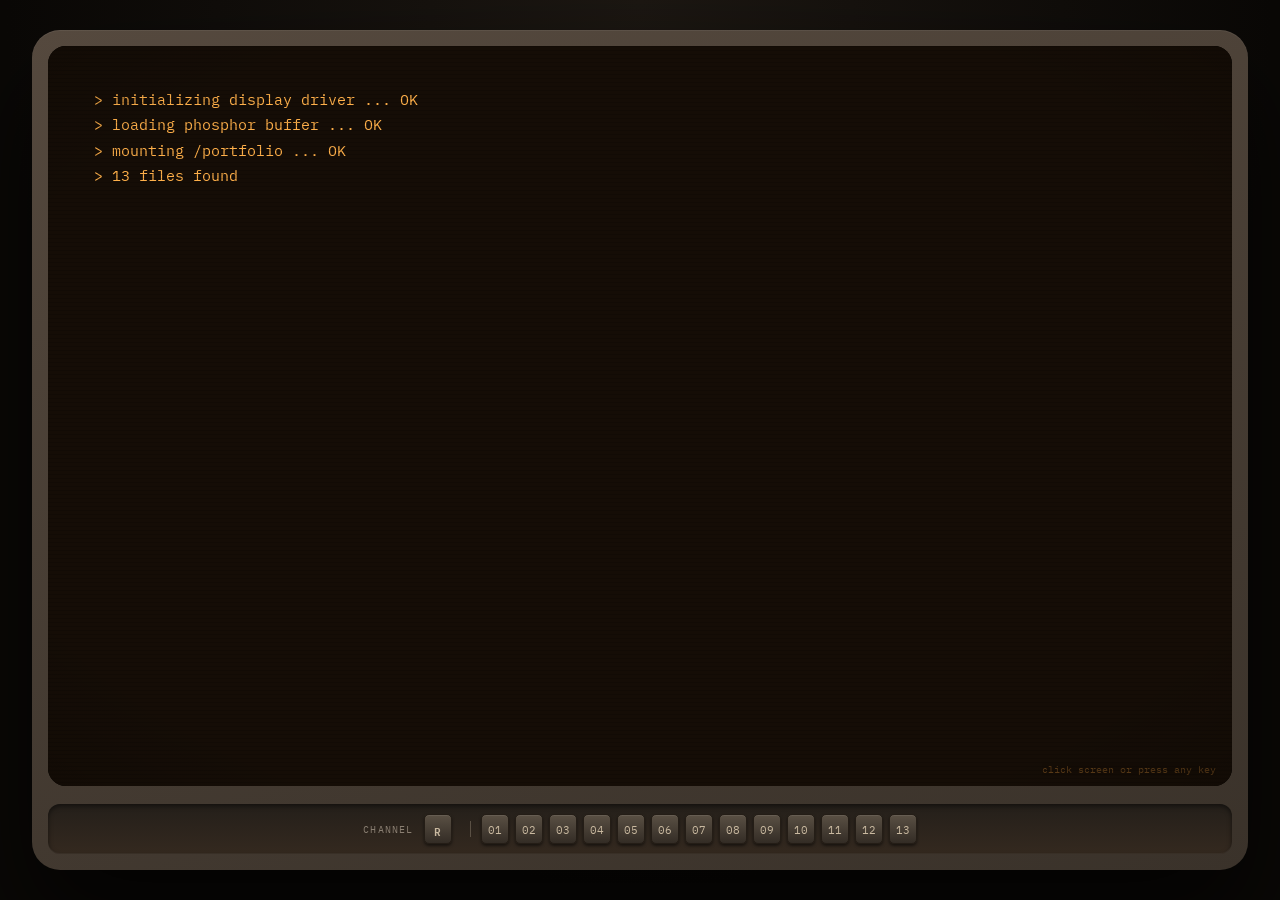
<file: index.html>
<!DOCTYPE html>
<html lang="en">
<head>
<meta charset="UTF-8">
<meta name="viewport" content="width=device-width, initial-scale=1.0">
<title>Creative Portfolio — Luka Biniashvili</title>
<meta name="description" content="Luka Biniashvili — creative portfolio. 13 selected works spanning graphic design, video editing, motion design, and full-stack development, presented as an interactive retro CRT terminal.">

<link rel="icon" type="image/x-icon" href="assets/icons/favicon.ico">
<link rel="icon" type="image/png" sizes="32x32" href="assets/icons/favicon-32x32.png">
<link rel="icon" type="image/png" sizes="16x16" href="assets/icons/favicon-16x16.png">
<link rel="apple-touch-icon" sizes="180x180" href="assets/icons/apple-touch-icon.png">
<link rel="manifest" href="site.webmanifest">

<!-- Open Graph / link preview cards. og:url intentionally omitted until the
     site has a permanent domain — add it once deployed. -->
<meta property="og:type" content="website">
<meta property="og:title" content="Creative Portfolio — Luka Biniashvili">
<meta property="og:description" content="Luka Biniashvili — creative portfolio. 13 selected works spanning graphic design, video editing, motion design, and full-stack development, presented as an interactive retro CRT terminal.">
<meta property="og:image" content="assets/og-image.png">
<meta property="og:image:width" content="1200">
<meta property="og:image:height" content="630">

<meta name="twitter:card" content="summary_large_image">
<meta name="twitter:title" content="Creative Portfolio — Luka Biniashvili">
<meta name="twitter:description" content="Luka Biniashvili — creative portfolio. 13 selected works spanning graphic design, video editing, motion design, and full-stack development, presented as an interactive retro CRT terminal.">
<meta name="twitter:image" content="assets/og-image.png">

<link rel="stylesheet" href="css/style.css">
</head>
<body data-page="cover" data-root="">

<div class="monitor">
  <div class="screen-frame" id="screenFrame">

    <!-- the screen: one stage per page -->
    <div class="screen" id="screen">
      <div class="crt-content" id="content">
        <div id="stage-boot"></div>

        <div id="stage-intro">
          <div class="title glow-strong">CREATIVE<br>PORTFOLIO</div>
          <div class="subtitle">// Luka Biniashvili</div>
          <div class="meta-line glow"><span class="meta-label">ITEMS&gt;</span> 13 selected works</div>
          <div class="prompt-line glow-strong">PRESS <span class="dim">[ ENTER ]</span> TO CONTINUE<span class="cursor-block"></span></div>
        </div>
      </div>
    </div>

    <!-- layers drawn above the text -->
    <canvas class="crt-canvas" id="crtCanvas"></canvas>
    <div class="curve-overlay"></div>
    <div class="now-viewing" id="nowViewing"></div>
    <div class="skip-hint" id="skipHint">click screen or press any key</div>
  </div>

  <!-- numbered channel buttons, built by js/main.js -->
  <div class="channel-bar" id="channelBar"></div>
</div>

<script src="js/data.js"></script>
<script src="js/crt.js"></script>
<script src="js/main.js"></script>
</body>
</html>
</file>
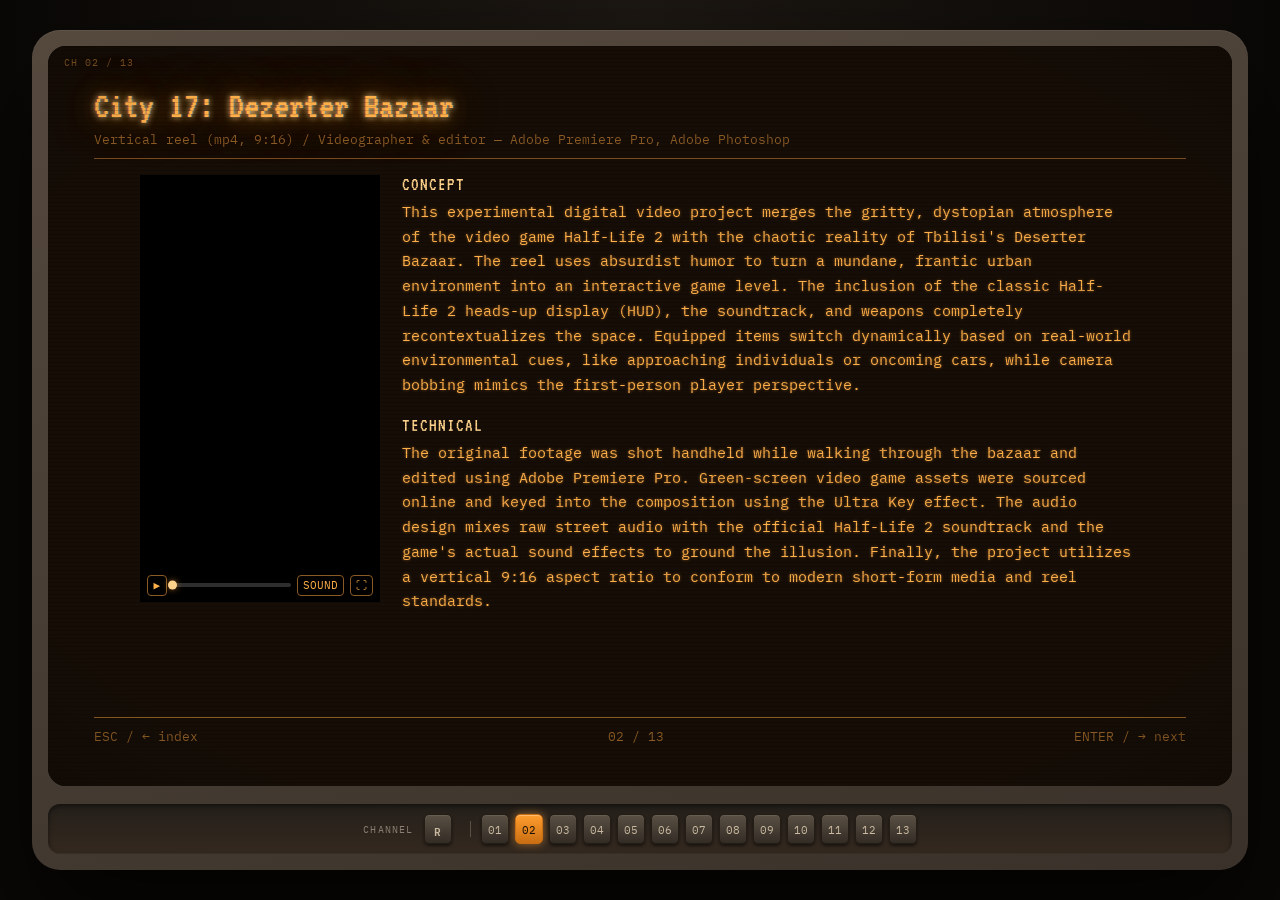
<file: works/02-city-17-dezerter-bazaar.html>
<!DOCTYPE html>
<html lang="en">
<head>
<meta charset="UTF-8">
<meta name="viewport" content="width=device-width, initial-scale=1.0">
<title>City 17: Dezerter Bazaar — Luka Biniashvili</title>
<meta name="description" content="Vertical reel (mp4, 9:16) / Videographer &amp; editor — Adobe Premiere Pro, Adobe Photoshop">

<link rel="icon" type="image/x-icon" href="../assets/icons/favicon.ico">
<link rel="icon" type="image/png" sizes="32x32" href="../assets/icons/favicon-32x32.png">
<link rel="icon" type="image/png" sizes="16x16" href="../assets/icons/favicon-16x16.png">
<link rel="apple-touch-icon" sizes="180x180" href="../assets/icons/apple-touch-icon.png">
<link rel="manifest" href="../site.webmanifest">

<!-- Open Graph / link preview cards. og:url intentionally omitted until the
     site has a permanent domain — add it once deployed. -->
<meta property="og:type" content="website">
<meta property="og:title" content="City 17: Dezerter Bazaar — Luka Biniashvili">
<meta property="og:description" content="Vertical reel (mp4, 9:16) / Videographer &amp; editor — Adobe Premiere Pro, Adobe Photoshop">
<meta property="og:image" content="../assets/og-image.png">
<meta property="og:image:width" content="1200">
<meta property="og:image:height" content="630">

<meta name="twitter:card" content="summary_large_image">
<meta name="twitter:title" content="City 17: Dezerter Bazaar — Luka Biniashvili">
<meta name="twitter:description" content="Vertical reel (mp4, 9:16) / Videographer &amp; editor — Adobe Premiere Pro, Adobe Photoshop">
<meta name="twitter:image" content="../assets/og-image.png">

<link rel="stylesheet" href="../css/style.css">
</head>
<body data-page="work" data-root="../" data-index="2">

<div class="monitor">
  <div class="screen-frame" id="screenFrame">

    <!-- the screen: one stage per page -->
    <div class="screen" id="screen">
      <div class="crt-content" id="content">
        <div id="stage-item" class="is-active">
          <div class="item-head">
            <div class="item-title glow-strong" id="itemTitle">City 17: Dezerter Bazaar</div>
            <div class="item-tags" id="itemTags">Vertical reel (mp4, 9:16) / Videographer &amp; editor — Adobe Premiere Pro, Adobe Photoshop</div>
          </div>
          <div class="item-body" id="itemBody">
            <div class="media-box float-left portrait" id="mediaBox" data-title="City 17: Dezerter Bazaar" data-media='[{"type":"video","src":"../media/city-17-dezerter-bazaar/city-17.mp4"}]'></div>
            <div class="field-label">CONCEPT</div>
            <div class="field-text">This experimental digital video project merges the gritty, dystopian atmosphere of the video game Half-Life 2 with the chaotic reality of Tbilisi's Deserter Bazaar. The reel uses absurdist humor to turn a mundane, frantic urban environment into an interactive game level. The inclusion of the classic Half-Life 2 heads-up display (HUD), the soundtrack, and weapons completely recontextualizes the space. Equipped items switch dynamically based on real-world environmental cues, like approaching individuals or oncoming cars, while camera bobbing mimics the first-person player perspective.</div>
            <div class="field-label">TECHNICAL</div>
            <div class="field-text">The original footage was shot handheld while walking through the bazaar and edited using Adobe Premiere Pro. Green-screen video game assets were sourced online and keyed into the composition using the Ultra Key effect. The audio design mixes raw street audio with the official Half-Life 2 soundtrack and the game's actual sound effects to ground the illusion. Finally, the project utilizes a vertical 9:16 aspect ratio to conform to modern short-form media and reel standards.</div>
          </div>
          <div class="item-foot">
            <a href="../portfolio.html">ESC / ← index</a>
            <span id="itemProgress">02 / 13</span>
            <a href="03-silk-road-forum.html">ENTER / → next</a>
          </div>
        </div>
      </div>
    </div>

    <!-- layers drawn above the text -->
    <canvas class="crt-canvas" id="crtCanvas"></canvas>
    <div class="curve-overlay"></div>
    <div class="media-portal" id="mediaPortal"></div>
    <div class="now-viewing" id="nowViewing"></div>
  </div>

  <!-- numbered channel buttons, built by js/main.js -->
  <div class="channel-bar" id="channelBar"></div>
</div>

<script src="../js/data.js"></script>
<script src="../js/crt.js"></script>
<script src="../js/player.js"></script>
<script src="../js/main.js"></script>
</body>
</html>
</file>
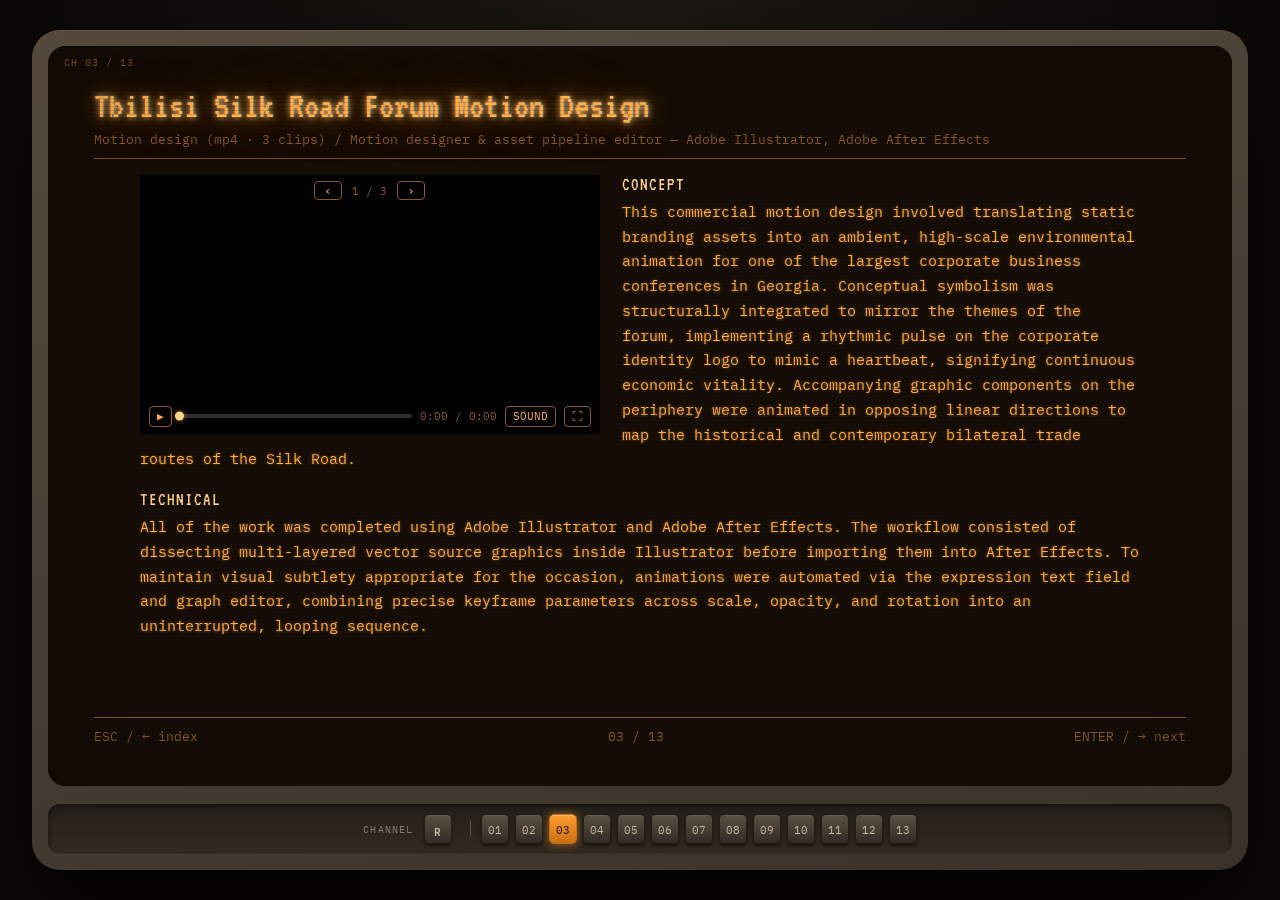
<file: works/03-silk-road-forum.html>
<!DOCTYPE html>
<html lang="en">
<head>
<meta charset="UTF-8">
<meta name="viewport" content="width=device-width, initial-scale=1.0">
<title>Tbilisi Silk Road Forum Motion Design — Luka Biniashvili</title>
<meta name="description" content="Motion design (mp4 · 3 clips) / Motion designer &amp; asset pipeline editor — Adobe Illustrator, Adobe After Effects">

<link rel="icon" type="image/x-icon" href="../assets/icons/favicon.ico">
<link rel="icon" type="image/png" sizes="32x32" href="../assets/icons/favicon-32x32.png">
<link rel="icon" type="image/png" sizes="16x16" href="../assets/icons/favicon-16x16.png">
<link rel="apple-touch-icon" sizes="180x180" href="../assets/icons/apple-touch-icon.png">
<link rel="manifest" href="../site.webmanifest">

<!-- Open Graph / link preview cards. og:url intentionally omitted until the
     site has a permanent domain — add it once deployed. -->
<meta property="og:type" content="website">
<meta property="og:title" content="Tbilisi Silk Road Forum Motion Design — Luka Biniashvili">
<meta property="og:description" content="Motion design (mp4 · 3 clips) / Motion designer &amp; asset pipeline editor — Adobe Illustrator, Adobe After Effects">
<meta property="og:image" content="../assets/og-image.png">
<meta property="og:image:width" content="1200">
<meta property="og:image:height" content="630">

<meta name="twitter:card" content="summary_large_image">
<meta name="twitter:title" content="Tbilisi Silk Road Forum Motion Design — Luka Biniashvili">
<meta name="twitter:description" content="Motion design (mp4 · 3 clips) / Motion designer &amp; asset pipeline editor — Adobe Illustrator, Adobe After Effects">
<meta name="twitter:image" content="../assets/og-image.png">

<link rel="stylesheet" href="../css/style.css">
</head>
<body data-page="work" data-root="../" data-index="3">

<div class="monitor">
  <div class="screen-frame" id="screenFrame">

    <!-- the screen: one stage per page -->
    <div class="screen" id="screen">
      <div class="crt-content" id="content">
        <div id="stage-item" class="is-active">
          <div class="item-head">
            <div class="item-title glow-strong" id="itemTitle">Tbilisi Silk Road Forum Motion Design</div>
            <div class="item-tags" id="itemTags">Motion design (mp4 · 3 clips) / Motion designer &amp; asset pipeline editor — Adobe Illustrator, Adobe After Effects</div>
          </div>
          <div class="item-body" id="itemBody">
            <div class="media-box float-left" id="mediaBox" data-title="Tbilisi Silk Road Forum Motion Design" data-media='[{"type":"video","src":"../media/silk-road-forum/1.mp4"},{"type":"video","src":"../media/silk-road-forum/2.mp4"},{"type":"video","src":"../media/silk-road-forum/3.mp4"}]'></div>
            <div class="field-label">CONCEPT</div>
            <div class="field-text">This commercial motion design involved translating static branding assets into an ambient, high-scale environmental animation for one of the largest corporate business conferences in Georgia. Conceptual symbolism was structurally integrated to mirror the themes of the forum, implementing a rhythmic pulse on the corporate identity logo to mimic a heartbeat, signifying continuous economic vitality. Accompanying graphic components on the periphery were animated in opposing linear directions to map the historical and contemporary bilateral trade routes of the Silk Road.</div>
            <div class="field-label">TECHNICAL</div>
            <div class="field-text">All of the work was completed using Adobe Illustrator and Adobe After Effects. The workflow consisted of dissecting multi-layered vector source graphics inside Illustrator before importing them into After Effects. To maintain visual subtlety appropriate for the occasion, animations were automated via the expression text field and graph editor, combining precise keyframe parameters across scale, opacity, and rotation into an uninterrupted, looping sequence.</div>
          </div>
          <div class="item-foot">
            <a href="../portfolio.html">ESC / ← index</a>
            <span id="itemProgress">03 / 13</span>
            <a href="04-afghan-literacy-posters.html">ENTER / → next</a>
          </div>
        </div>
      </div>
    </div>

    <!-- layers drawn above the text -->
    <canvas class="crt-canvas" id="crtCanvas"></canvas>
    <div class="curve-overlay"></div>
    <div class="media-portal" id="mediaPortal"></div>
    <div class="now-viewing" id="nowViewing"></div>
  </div>

  <!-- numbered channel buttons, built by js/main.js -->
  <div class="channel-bar" id="channelBar"></div>
</div>

<script src="../js/data.js"></script>
<script src="../js/crt.js"></script>
<script src="../js/player.js"></script>
<script src="../js/main.js"></script>
</body>
</html>
</file>
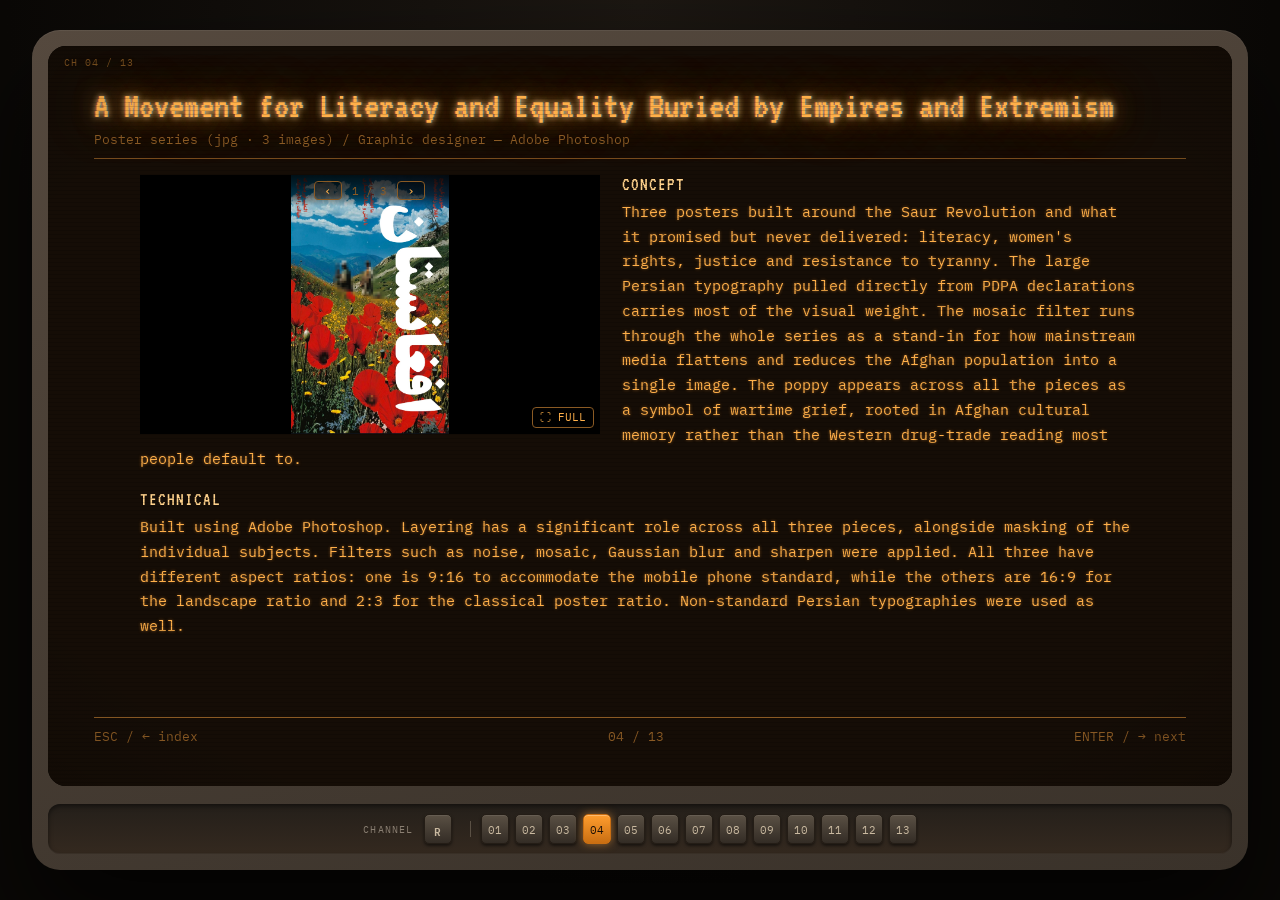
<file: works/04-afghan-literacy-posters.html>
<!DOCTYPE html>
<html lang="en">
<head>
<meta charset="UTF-8">
<meta name="viewport" content="width=device-width, initial-scale=1.0">
<title>A Movement for Literacy and Equality Buried by Empires and Extremism — Luka Biniashvili</title>
<meta name="description" content="Poster series (jpg · 3 images) / Graphic designer — Adobe Photoshop">

<link rel="icon" type="image/x-icon" href="../assets/icons/favicon.ico">
<link rel="icon" type="image/png" sizes="32x32" href="../assets/icons/favicon-32x32.png">
<link rel="icon" type="image/png" sizes="16x16" href="../assets/icons/favicon-16x16.png">
<link rel="apple-touch-icon" sizes="180x180" href="../assets/icons/apple-touch-icon.png">
<link rel="manifest" href="../site.webmanifest">

<!-- Open Graph / link preview cards. og:url intentionally omitted until the
     site has a permanent domain — add it once deployed. -->
<meta property="og:type" content="website">
<meta property="og:title" content="A Movement for Literacy and Equality Buried by Empires and Extremism — Luka Biniashvili">
<meta property="og:description" content="Poster series (jpg · 3 images) / Graphic designer — Adobe Photoshop">
<meta property="og:image" content="../assets/og-image.png">
<meta property="og:image:width" content="1200">
<meta property="og:image:height" content="630">

<meta name="twitter:card" content="summary_large_image">
<meta name="twitter:title" content="A Movement for Literacy and Equality Buried by Empires and Extremism — Luka Biniashvili">
<meta name="twitter:description" content="Poster series (jpg · 3 images) / Graphic designer — Adobe Photoshop">
<meta name="twitter:image" content="../assets/og-image.png">

<link rel="stylesheet" href="../css/style.css">
</head>
<body data-page="work" data-root="../" data-index="4">

<div class="monitor">
  <div class="screen-frame" id="screenFrame">

    <!-- the screen: one stage per page -->
    <div class="screen" id="screen">
      <div class="crt-content" id="content">
        <div id="stage-item" class="is-active">
          <div class="item-head">
            <div class="item-title glow-strong" id="itemTitle">A Movement for Literacy and Equality Buried by Empires and Extremism</div>
            <div class="item-tags" id="itemTags">Poster series (jpg · 3 images) / Graphic designer — Adobe Photoshop</div>
          </div>
          <div class="item-body" id="itemBody">
            <div class="media-box float-left" id="mediaBox" data-title="A Movement for Literacy and Equality Buried by Empires and Extremism" data-media='[{"type":"image","src":"../media/afghan-literacy-posters/1.jpg"},{"type":"image","src":"../media/afghan-literacy-posters/2.jpg"},{"type":"image","src":"../media/afghan-literacy-posters/3.jpg"}]'></div>
            <div class="field-label">CONCEPT</div>
            <div class="field-text">Three posters built around the Saur Revolution and what it promised but never delivered: literacy, women's rights, justice and resistance to tyranny. The large Persian typography pulled directly from PDPA declarations carries most of the visual weight. The mosaic filter runs through the whole series as a stand-in for how mainstream media flattens and reduces the Afghan population into a single image. The poppy appears across all the pieces as a symbol of wartime grief, rooted in Afghan cultural memory rather than the Western drug-trade reading most people default to.</div>
            <div class="field-label">TECHNICAL</div>
            <div class="field-text">Built using Adobe Photoshop. Layering has a significant role across all three pieces, alongside masking of the individual subjects. Filters such as noise, mosaic, Gaussian blur and sharpen were applied. All three have different aspect ratios: one is 9:16 to accommodate the mobile phone standard, while the others are 16:9 for the landscape ratio and 2:3 for the classical poster ratio. Non-standard Persian typographies were used as well.</div>
          </div>
          <div class="item-foot">
            <a href="../portfolio.html">ESC / ← index</a>
            <span id="itemProgress">04 / 13</span>
            <a href="05-cinema-edit-series.html">ENTER / → next</a>
          </div>
        </div>
      </div>
    </div>

    <!-- layers drawn above the text -->
    <canvas class="crt-canvas" id="crtCanvas"></canvas>
    <div class="curve-overlay"></div>
    <div class="media-portal" id="mediaPortal"></div>
    <div class="now-viewing" id="nowViewing"></div>
  </div>

  <!-- numbered channel buttons, built by js/main.js -->
  <div class="channel-bar" id="channelBar"></div>
</div>

<script src="../js/data.js"></script>
<script src="../js/crt.js"></script>
<script src="../js/player.js"></script>
<script src="../js/main.js"></script>
</body>
</html>
</file>
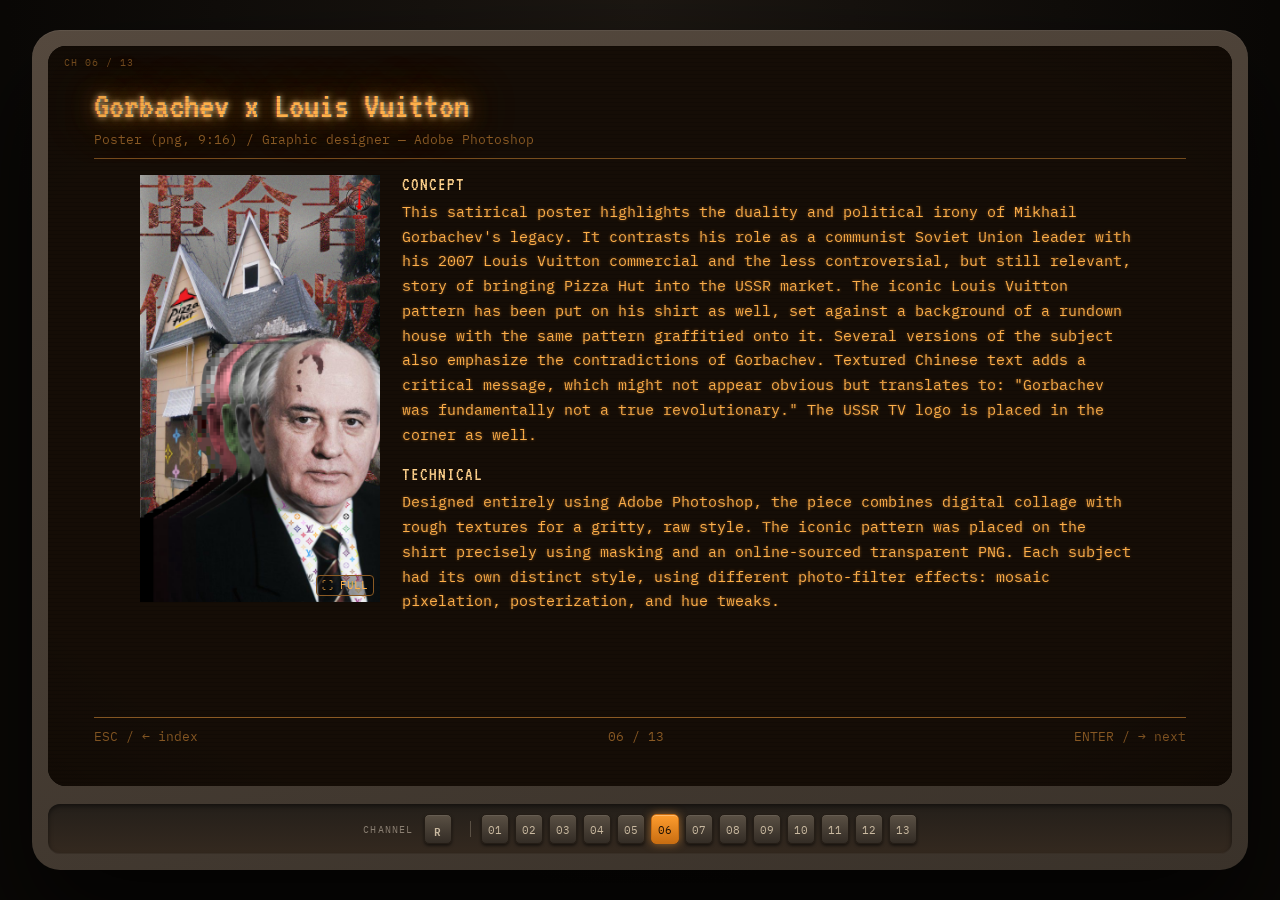
<file: works/06-gorbachev-x-louis-vuitton.html>
<!DOCTYPE html>
<html lang="en">
<head>
<meta charset="UTF-8">
<meta name="viewport" content="width=device-width, initial-scale=1.0">
<title>Gorbachev x Louis Vuitton — Luka Biniashvili</title>
<meta name="description" content="Poster (png, 9:16) / Graphic designer — Adobe Photoshop">

<link rel="icon" type="image/x-icon" href="../assets/icons/favicon.ico">
<link rel="icon" type="image/png" sizes="32x32" href="../assets/icons/favicon-32x32.png">
<link rel="icon" type="image/png" sizes="16x16" href="../assets/icons/favicon-16x16.png">
<link rel="apple-touch-icon" sizes="180x180" href="../assets/icons/apple-touch-icon.png">
<link rel="manifest" href="../site.webmanifest">

<!-- Open Graph / link preview cards. og:url intentionally omitted until the
     site has a permanent domain — add it once deployed. -->
<meta property="og:type" content="website">
<meta property="og:title" content="Gorbachev x Louis Vuitton — Luka Biniashvili">
<meta property="og:description" content="Poster (png, 9:16) / Graphic designer — Adobe Photoshop">
<meta property="og:image" content="../assets/og-image.png">
<meta property="og:image:width" content="1200">
<meta property="og:image:height" content="630">

<meta name="twitter:card" content="summary_large_image">
<meta name="twitter:title" content="Gorbachev x Louis Vuitton — Luka Biniashvili">
<meta name="twitter:description" content="Poster (png, 9:16) / Graphic designer — Adobe Photoshop">
<meta name="twitter:image" content="../assets/og-image.png">

<link rel="stylesheet" href="../css/style.css">
</head>
<body data-page="work" data-root="../" data-index="6">

<div class="monitor">
  <div class="screen-frame" id="screenFrame">

    <!-- the screen: one stage per page -->
    <div class="screen" id="screen">
      <div class="crt-content" id="content">
        <div id="stage-item" class="is-active">
          <div class="item-head">
            <div class="item-title glow-strong" id="itemTitle">Gorbachev x Louis Vuitton</div>
            <div class="item-tags" id="itemTags">Poster (png, 9:16) / Graphic designer — Adobe Photoshop</div>
          </div>
          <div class="item-body" id="itemBody">
            <div class="media-box float-left portrait" id="mediaBox" data-title="Gorbachev x Louis Vuitton" data-media='[{"type":"image","src":"../media/gorbachev-x-louis-vuitton/poster.png"}]'></div>
            <div class="field-label">CONCEPT</div>
            <div class="field-text">This satirical poster highlights the duality and political irony of Mikhail Gorbachev's legacy. It contrasts his role as a communist Soviet Union leader with his 2007 Louis Vuitton commercial and the less controversial, but still relevant, story of bringing Pizza Hut into the USSR market. The iconic Louis Vuitton pattern has been put on his shirt as well, set against a background of a rundown house with the same pattern graffitied onto it. Several versions of the subject also emphasize the contradictions of Gorbachev. Textured Chinese text adds a critical message, which might not appear obvious but translates to: "Gorbachev was fundamentally not a true revolutionary." The USSR TV logo is placed in the corner as well.</div>
            <div class="field-label">TECHNICAL</div>
            <div class="field-text">Designed entirely using Adobe Photoshop, the piece combines digital collage with rough textures for a gritty, raw style. The iconic pattern was placed on the shirt precisely using masking and an online-sourced transparent PNG. Each subject had its own distinct style, using different photo-filter effects: mosaic pixelation, posterization, and hue tweaks.</div>
          </div>
          <div class="item-foot">
            <a href="../portfolio.html">ESC / ← index</a>
            <span id="itemProgress">06 / 13</span>
            <a href="07-media-offline.html">ENTER / → next</a>
          </div>
        </div>
      </div>
    </div>

    <!-- layers drawn above the text -->
    <canvas class="crt-canvas" id="crtCanvas"></canvas>
    <div class="curve-overlay"></div>
    <div class="media-portal" id="mediaPortal"></div>
    <div class="now-viewing" id="nowViewing"></div>
  </div>

  <!-- numbered channel buttons, built by js/main.js -->
  <div class="channel-bar" id="channelBar"></div>
</div>

<script src="../js/data.js"></script>
<script src="../js/crt.js"></script>
<script src="../js/player.js"></script>
<script src="../js/main.js"></script>
</body>
</html>
</file>
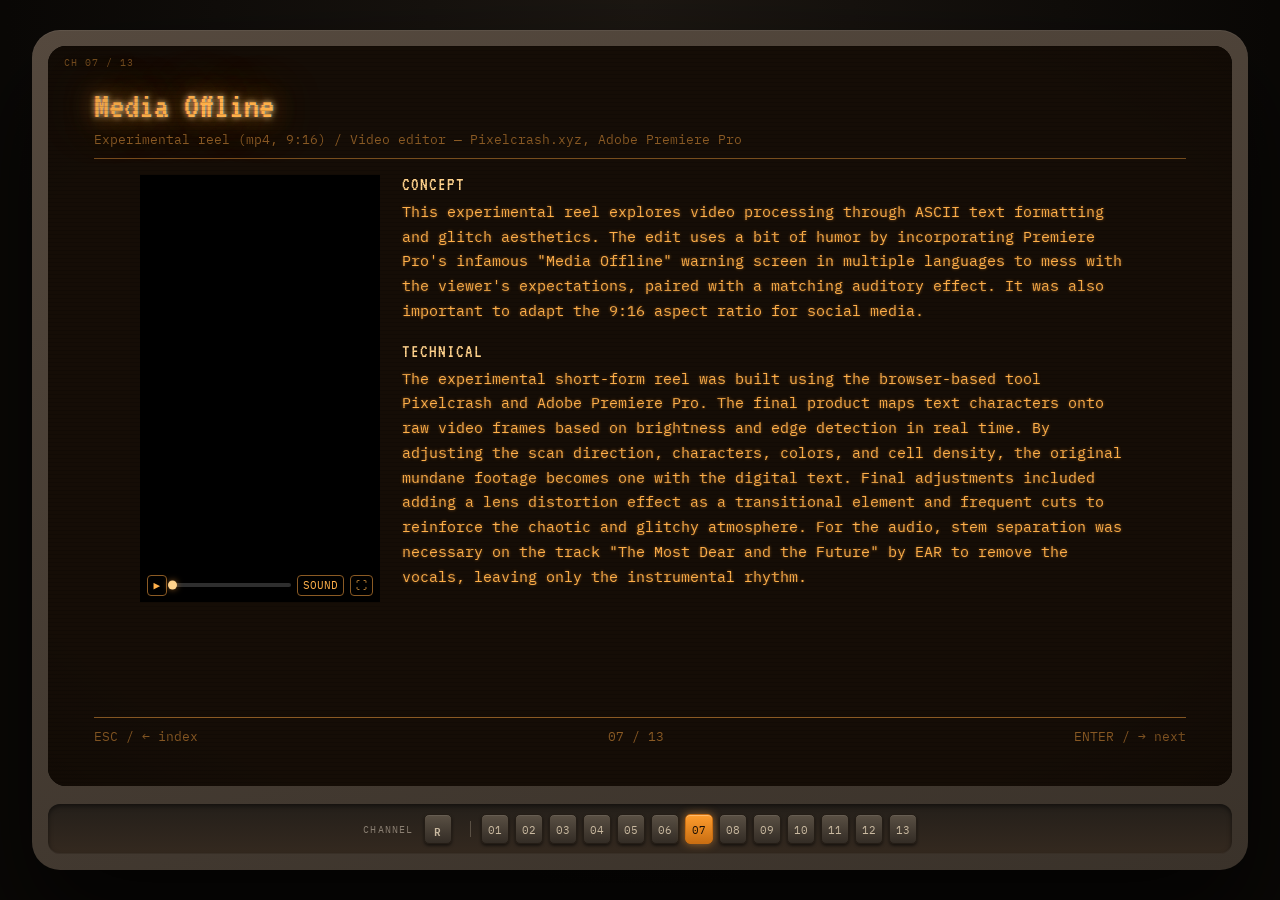
<file: works/07-media-offline.html>
<!DOCTYPE html>
<html lang="en">
<head>
<meta charset="UTF-8">
<meta name="viewport" content="width=device-width, initial-scale=1.0">
<title>Media Offline — Luka Biniashvili</title>
<meta name="description" content="Experimental reel (mp4, 9:16) / Video editor — Pixelcrash.xyz, Adobe Premiere Pro">

<link rel="icon" type="image/x-icon" href="../assets/icons/favicon.ico">
<link rel="icon" type="image/png" sizes="32x32" href="../assets/icons/favicon-32x32.png">
<link rel="icon" type="image/png" sizes="16x16" href="../assets/icons/favicon-16x16.png">
<link rel="apple-touch-icon" sizes="180x180" href="../assets/icons/apple-touch-icon.png">
<link rel="manifest" href="../site.webmanifest">

<!-- Open Graph / link preview cards. og:url intentionally omitted until the
     site has a permanent domain — add it once deployed. -->
<meta property="og:type" content="website">
<meta property="og:title" content="Media Offline — Luka Biniashvili">
<meta property="og:description" content="Experimental reel (mp4, 9:16) / Video editor — Pixelcrash.xyz, Adobe Premiere Pro">
<meta property="og:image" content="../assets/og-image.png">
<meta property="og:image:width" content="1200">
<meta property="og:image:height" content="630">

<meta name="twitter:card" content="summary_large_image">
<meta name="twitter:title" content="Media Offline — Luka Biniashvili">
<meta name="twitter:description" content="Experimental reel (mp4, 9:16) / Video editor — Pixelcrash.xyz, Adobe Premiere Pro">
<meta name="twitter:image" content="../assets/og-image.png">

<link rel="stylesheet" href="../css/style.css">
</head>
<body data-page="work" data-root="../" data-index="7">

<div class="monitor">
  <div class="screen-frame" id="screenFrame">

    <!-- the screen: one stage per page -->
    <div class="screen" id="screen">
      <div class="crt-content" id="content">
        <div id="stage-item" class="is-active">
          <div class="item-head">
            <div class="item-title glow-strong" id="itemTitle">Media Offline</div>
            <div class="item-tags" id="itemTags">Experimental reel (mp4, 9:16) / Video editor — Pixelcrash.xyz, Adobe Premiere Pro</div>
          </div>
          <div class="item-body" id="itemBody">
            <div class="media-box float-left portrait" id="mediaBox" data-title="Media Offline" data-media='[{"type":"video","src":"../media/media-offline/media-offline.mp4"}]'></div>
            <div class="field-label">CONCEPT</div>
            <div class="field-text">This experimental reel explores video processing through ASCII text formatting and glitch aesthetics. The edit uses a bit of humor by incorporating Premiere Pro's infamous "Media Offline" warning screen in multiple languages to mess with the viewer's expectations, paired with a matching auditory effect. It was also important to adapt the 9:16 aspect ratio for social media.</div>
            <div class="field-label">TECHNICAL</div>
            <div class="field-text">The experimental short-form reel was built using the browser-based tool Pixelcrash and Adobe Premiere Pro. The final product maps text characters onto raw video frames based on brightness and edge detection in real time. By adjusting the scan direction, characters, colors, and cell density, the original mundane footage becomes one with the digital text. Final adjustments included adding a lens distortion effect as a transitional element and frequent cuts to reinforce the chaotic and glitchy atmosphere. For the audio, stem separation was necessary on the track "The Most Dear and the Future" by EAR to remove the vocals, leaving only the instrumental rhythm.</div>
          </div>
          <div class="item-foot">
            <a href="../portfolio.html">ESC / ← index</a>
            <span id="itemProgress">07 / 13</span>
            <a href="08-smokers-body.html">ENTER / → next</a>
          </div>
        </div>
      </div>
    </div>

    <!-- layers drawn above the text -->
    <canvas class="crt-canvas" id="crtCanvas"></canvas>
    <div class="curve-overlay"></div>
    <div class="media-portal" id="mediaPortal"></div>
    <div class="now-viewing" id="nowViewing"></div>
  </div>

  <!-- numbered channel buttons, built by js/main.js -->
  <div class="channel-bar" id="channelBar"></div>
</div>

<script src="../js/data.js"></script>
<script src="../js/crt.js"></script>
<script src="../js/player.js"></script>
<script src="../js/main.js"></script>
</body>
</html>
</file>
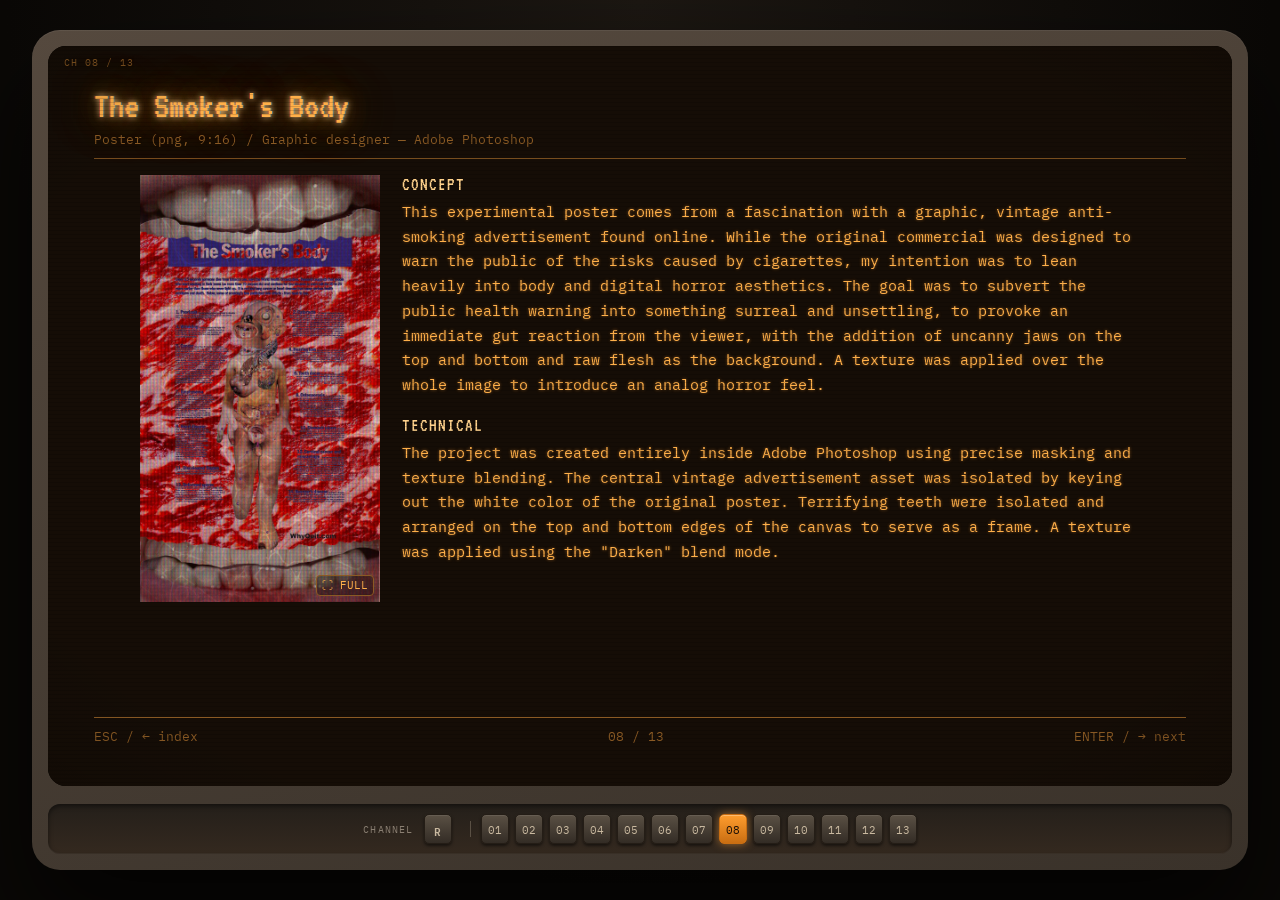
<file: works/08-smokers-body.html>
<!DOCTYPE html>
<html lang="en">
<head>
<meta charset="UTF-8">
<meta name="viewport" content="width=device-width, initial-scale=1.0">
<title>The Smoker's Body — Luka Biniashvili</title>
<meta name="description" content="Poster (png, 9:16) / Graphic designer — Adobe Photoshop">

<link rel="icon" type="image/x-icon" href="../assets/icons/favicon.ico">
<link rel="icon" type="image/png" sizes="32x32" href="../assets/icons/favicon-32x32.png">
<link rel="icon" type="image/png" sizes="16x16" href="../assets/icons/favicon-16x16.png">
<link rel="apple-touch-icon" sizes="180x180" href="../assets/icons/apple-touch-icon.png">
<link rel="manifest" href="../site.webmanifest">

<!-- Open Graph / link preview cards. og:url intentionally omitted until the
     site has a permanent domain — add it once deployed. -->
<meta property="og:type" content="website">
<meta property="og:title" content="The Smoker's Body — Luka Biniashvili">
<meta property="og:description" content="Poster (png, 9:16) / Graphic designer — Adobe Photoshop">
<meta property="og:image" content="../assets/og-image.png">
<meta property="og:image:width" content="1200">
<meta property="og:image:height" content="630">

<meta name="twitter:card" content="summary_large_image">
<meta name="twitter:title" content="The Smoker's Body — Luka Biniashvili">
<meta name="twitter:description" content="Poster (png, 9:16) / Graphic designer — Adobe Photoshop">
<meta name="twitter:image" content="../assets/og-image.png">

<link rel="stylesheet" href="../css/style.css">
</head>
<body data-page="work" data-root="../" data-index="8">

<div class="monitor">
  <div class="screen-frame" id="screenFrame">

    <!-- the screen: one stage per page -->
    <div class="screen" id="screen">
      <div class="crt-content" id="content">
        <div id="stage-item" class="is-active">
          <div class="item-head">
            <div class="item-title glow-strong" id="itemTitle">The Smoker's Body</div>
            <div class="item-tags" id="itemTags">Poster (png, 9:16) / Graphic designer — Adobe Photoshop</div>
          </div>
          <div class="item-body" id="itemBody">
            <div class="media-box float-left portrait" id="mediaBox" data-title="The Smoker's Body" data-media='[{"type":"image","src":"../media/smokers-body/poster.png"}]'></div>
            <div class="field-label">CONCEPT</div>
            <div class="field-text">This experimental poster comes from a fascination with a graphic, vintage anti-smoking advertisement found online. While the original commercial was designed to warn the public of the risks caused by cigarettes, my intention was to lean heavily into body and digital horror aesthetics. The goal was to subvert the public health warning into something surreal and unsettling, to provoke an immediate gut reaction from the viewer, with the addition of uncanny jaws on the top and bottom and raw flesh as the background. A texture was applied over the whole image to introduce an analog horror feel.</div>
            <div class="field-label">TECHNICAL</div>
            <div class="field-text">The project was created entirely inside Adobe Photoshop using precise masking and texture blending. The central vintage advertisement asset was isolated by keying out the white color of the original poster. Terrifying teeth were isolated and arranged on the top and bottom edges of the canvas to serve as a frame. A texture was applied using the "Darken" blend mode.</div>
          </div>
          <div class="item-foot">
            <a href="../portfolio.html">ESC / ← index</a>
            <span id="itemProgress">08 / 13</span>
            <a href="09-spacex-commercial.html">ENTER / → next</a>
          </div>
        </div>
      </div>
    </div>

    <!-- layers drawn above the text -->
    <canvas class="crt-canvas" id="crtCanvas"></canvas>
    <div class="curve-overlay"></div>
    <div class="media-portal" id="mediaPortal"></div>
    <div class="now-viewing" id="nowViewing"></div>
  </div>

  <!-- numbered channel buttons, built by js/main.js -->
  <div class="channel-bar" id="channelBar"></div>
</div>

<script src="../js/data.js"></script>
<script src="../js/crt.js"></script>
<script src="../js/player.js"></script>
<script src="../js/main.js"></script>
</body>
</html>
</file>
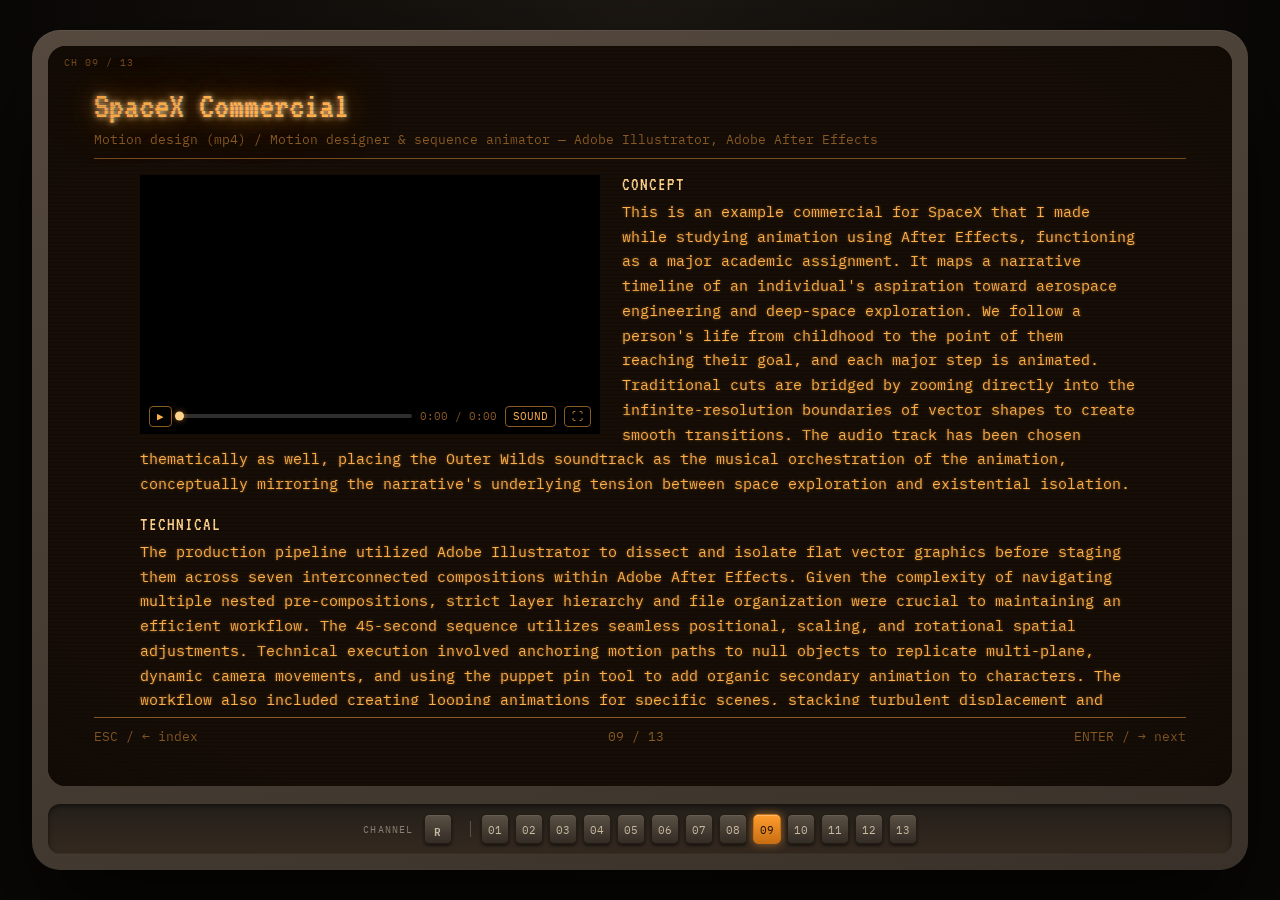
<file: works/09-spacex-commercial.html>
<!DOCTYPE html>
<html lang="en">
<head>
<meta charset="UTF-8">
<meta name="viewport" content="width=device-width, initial-scale=1.0">
<title>SpaceX Commercial — Luka Biniashvili</title>
<meta name="description" content="Motion design (mp4) / Motion designer &amp; sequence animator — Adobe Illustrator, Adobe After Effects">

<link rel="icon" type="image/x-icon" href="../assets/icons/favicon.ico">
<link rel="icon" type="image/png" sizes="32x32" href="../assets/icons/favicon-32x32.png">
<link rel="icon" type="image/png" sizes="16x16" href="../assets/icons/favicon-16x16.png">
<link rel="apple-touch-icon" sizes="180x180" href="../assets/icons/apple-touch-icon.png">
<link rel="manifest" href="../site.webmanifest">

<!-- Open Graph / link preview cards. og:url intentionally omitted until the
     site has a permanent domain — add it once deployed. -->
<meta property="og:type" content="website">
<meta property="og:title" content="SpaceX Commercial — Luka Biniashvili">
<meta property="og:description" content="Motion design (mp4) / Motion designer &amp; sequence animator — Adobe Illustrator, Adobe After Effects">
<meta property="og:image" content="../assets/og-image.png">
<meta property="og:image:width" content="1200">
<meta property="og:image:height" content="630">

<meta name="twitter:card" content="summary_large_image">
<meta name="twitter:title" content="SpaceX Commercial — Luka Biniashvili">
<meta name="twitter:description" content="Motion design (mp4) / Motion designer &amp; sequence animator — Adobe Illustrator, Adobe After Effects">
<meta name="twitter:image" content="../assets/og-image.png">

<link rel="stylesheet" href="../css/style.css">
</head>
<body data-page="work" data-root="../" data-index="9">

<div class="monitor">
  <div class="screen-frame" id="screenFrame">

    <!-- the screen: one stage per page -->
    <div class="screen" id="screen">
      <div class="crt-content" id="content">
        <div id="stage-item" class="is-active">
          <div class="item-head">
            <div class="item-title glow-strong" id="itemTitle">SpaceX Commercial</div>
            <div class="item-tags" id="itemTags">Motion design (mp4) / Motion designer &amp; sequence animator — Adobe Illustrator, Adobe After Effects</div>
          </div>
          <div class="item-body" id="itemBody">
            <div class="media-box float-left" id="mediaBox" data-title="SpaceX Commercial" data-media='[{"type":"video","src":"../media/spacex-commercial/spacex-commercial.mp4"}]'></div>
            <div class="field-label">CONCEPT</div>
            <div class="field-text">This is an example commercial for SpaceX that I made while studying animation using After Effects, functioning as a major academic assignment. It maps a narrative timeline of an individual's aspiration toward aerospace engineering and deep-space exploration. We follow a person's life from childhood to the point of them reaching their goal, and each major step is animated. Traditional cuts are bridged by zooming directly into the infinite-resolution boundaries of vector shapes to create smooth transitions. The audio track has been chosen thematically as well, placing the Outer Wilds soundtrack as the musical orchestration of the animation, conceptually mirroring the narrative's underlying tension between space exploration and existential isolation.</div>
            <div class="field-label">TECHNICAL</div>
            <div class="field-text">The production pipeline utilized Adobe Illustrator to dissect and isolate flat vector graphics before staging them across seven interconnected compositions within Adobe After Effects. Given the complexity of navigating multiple nested pre-compositions, strict layer hierarchy and file organization were crucial to maintaining an efficient workflow. The 45-second sequence utilizes seamless positional, scaling, and rotational spatial adjustments. Technical execution involved anchoring motion paths to null objects to replicate multi-plane, dynamic camera movements, and using the puppet pin tool to add organic secondary animation to characters. The workflow also included creating looping animations for specific scenes, stacking turbulent displacement and mosaic filters to execute a stylized digital scan-line transition, and a custom reveal animation designed for the final branding sequence.</div>
          </div>
          <div class="item-foot">
            <a href="../portfolio.html">ESC / ← index</a>
            <span id="itemProgress">09 / 13</span>
            <a href="10-tbilisian-reality.html">ENTER / → next</a>
          </div>
        </div>
      </div>
    </div>

    <!-- layers drawn above the text -->
    <canvas class="crt-canvas" id="crtCanvas"></canvas>
    <div class="curve-overlay"></div>
    <div class="media-portal" id="mediaPortal"></div>
    <div class="now-viewing" id="nowViewing"></div>
  </div>

  <!-- numbered channel buttons, built by js/main.js -->
  <div class="channel-bar" id="channelBar"></div>
</div>

<script src="../js/data.js"></script>
<script src="../js/crt.js"></script>
<script src="../js/player.js"></script>
<script src="../js/main.js"></script>
</body>
</html>
</file>
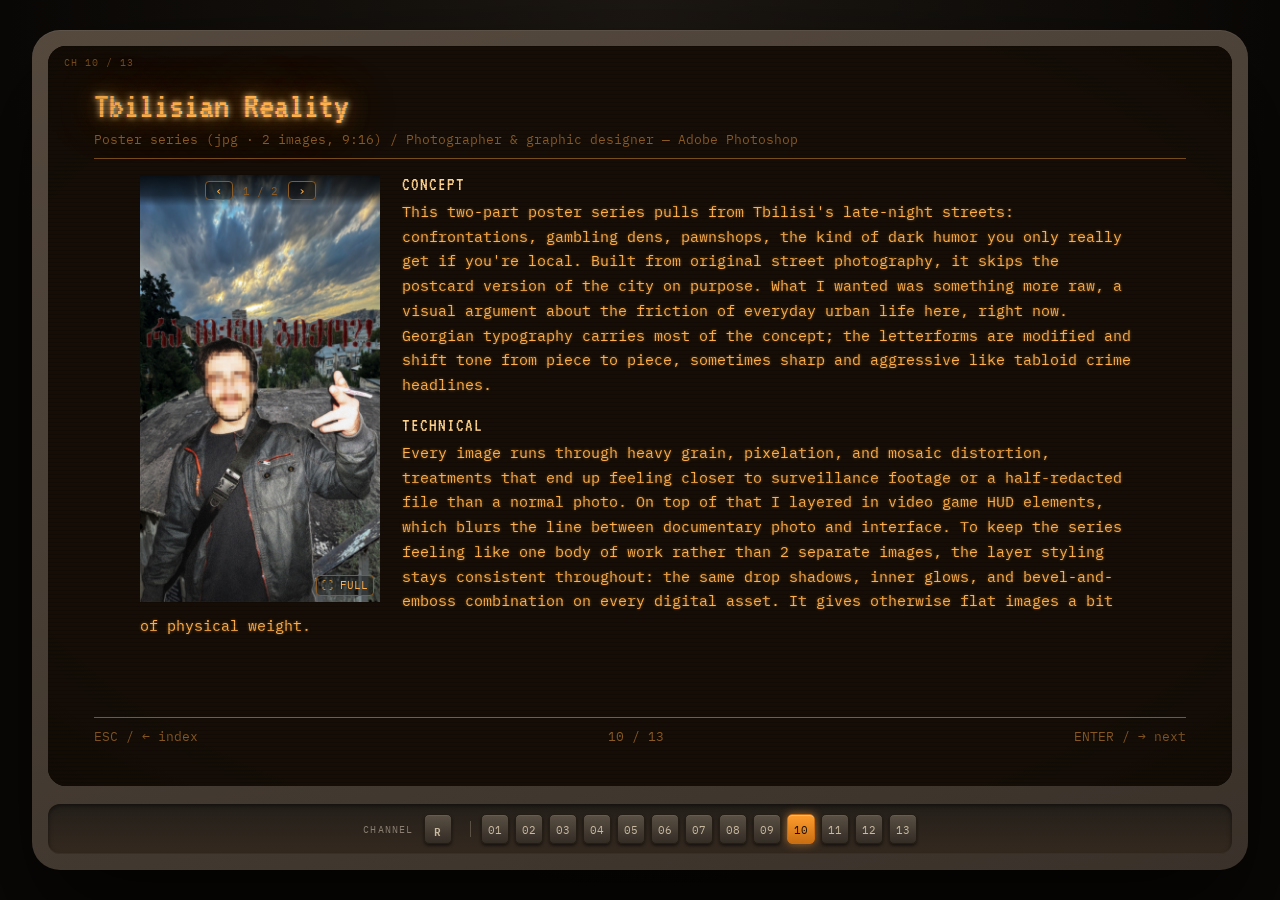
<file: works/10-tbilisian-reality.html>
<!DOCTYPE html>
<html lang="en">
<head>
<meta charset="UTF-8">
<meta name="viewport" content="width=device-width, initial-scale=1.0">
<title>Tbilisian Reality — Luka Biniashvili</title>
<meta name="description" content="Poster series (jpg · 2 images, 9:16) / Photographer &amp; graphic designer — Adobe Photoshop">

<link rel="icon" type="image/x-icon" href="../assets/icons/favicon.ico">
<link rel="icon" type="image/png" sizes="32x32" href="../assets/icons/favicon-32x32.png">
<link rel="icon" type="image/png" sizes="16x16" href="../assets/icons/favicon-16x16.png">
<link rel="apple-touch-icon" sizes="180x180" href="../assets/icons/apple-touch-icon.png">
<link rel="manifest" href="../site.webmanifest">

<!-- Open Graph / link preview cards. og:url intentionally omitted until the
     site has a permanent domain — add it once deployed. -->
<meta property="og:type" content="website">
<meta property="og:title" content="Tbilisian Reality — Luka Biniashvili">
<meta property="og:description" content="Poster series (jpg · 2 images, 9:16) / Photographer &amp; graphic designer — Adobe Photoshop">
<meta property="og:image" content="../assets/og-image.png">
<meta property="og:image:width" content="1200">
<meta property="og:image:height" content="630">

<meta name="twitter:card" content="summary_large_image">
<meta name="twitter:title" content="Tbilisian Reality — Luka Biniashvili">
<meta name="twitter:description" content="Poster series (jpg · 2 images, 9:16) / Photographer &amp; graphic designer — Adobe Photoshop">
<meta name="twitter:image" content="../assets/og-image.png">

<link rel="stylesheet" href="../css/style.css">
</head>
<body data-page="work" data-root="../" data-index="10">

<div class="monitor">
  <div class="screen-frame" id="screenFrame">

    <!-- the screen: one stage per page -->
    <div class="screen" id="screen">
      <div class="crt-content" id="content">
        <div id="stage-item" class="is-active">
          <div class="item-head">
            <div class="item-title glow-strong" id="itemTitle">Tbilisian Reality</div>
            <div class="item-tags" id="itemTags">Poster series (jpg · 2 images, 9:16) / Photographer &amp; graphic designer — Adobe Photoshop</div>
          </div>
          <div class="item-body" id="itemBody">
            <div class="media-box float-left portrait" id="mediaBox" data-title="Tbilisian Reality" data-media='[{"type":"image","src":"../media/tbilisian-reality/1.jpg"},{"type":"image","src":"../media/tbilisian-reality/2.png"}]'></div>
            <div class="field-label">CONCEPT</div>
            <div class="field-text">This two-part poster series pulls from Tbilisi's late-night streets: confrontations, gambling dens, pawnshops, the kind of dark humor you only really get if you're local. Built from original street photography, it skips the postcard version of the city on purpose. What I wanted was something more raw, a visual argument about the friction of everyday urban life here, right now. Georgian typography carries most of the concept; the letterforms are modified and shift tone from piece to piece, sometimes sharp and aggressive like tabloid crime headlines.</div>
            <div class="field-label">TECHNICAL</div>
            <div class="field-text">Every image runs through heavy grain, pixelation, and mosaic distortion, treatments that end up feeling closer to surveillance footage or a half-redacted file than a normal photo. On top of that I layered in video game HUD elements, which blurs the line between documentary photo and interface. To keep the series feeling like one body of work rather than 2 separate images, the layer styling stays consistent throughout: the same drop shadows, inner glows, and bevel-and-emboss combination on every digital asset. It gives otherwise flat images a bit of physical weight.</div>
          </div>
          <div class="item-foot">
            <a href="../portfolio.html">ESC / ← index</a>
            <span id="itemProgress">10 / 13</span>
            <a href="11-terminal-reality.html">ENTER / → next</a>
          </div>
        </div>
      </div>
    </div>

    <!-- layers drawn above the text -->
    <canvas class="crt-canvas" id="crtCanvas"></canvas>
    <div class="curve-overlay"></div>
    <div class="media-portal" id="mediaPortal"></div>
    <div class="now-viewing" id="nowViewing"></div>
  </div>

  <!-- numbered channel buttons, built by js/main.js -->
  <div class="channel-bar" id="channelBar"></div>
</div>

<script src="../js/data.js"></script>
<script src="../js/crt.js"></script>
<script src="../js/player.js"></script>
<script src="../js/main.js"></script>
</body>
</html>
</file>
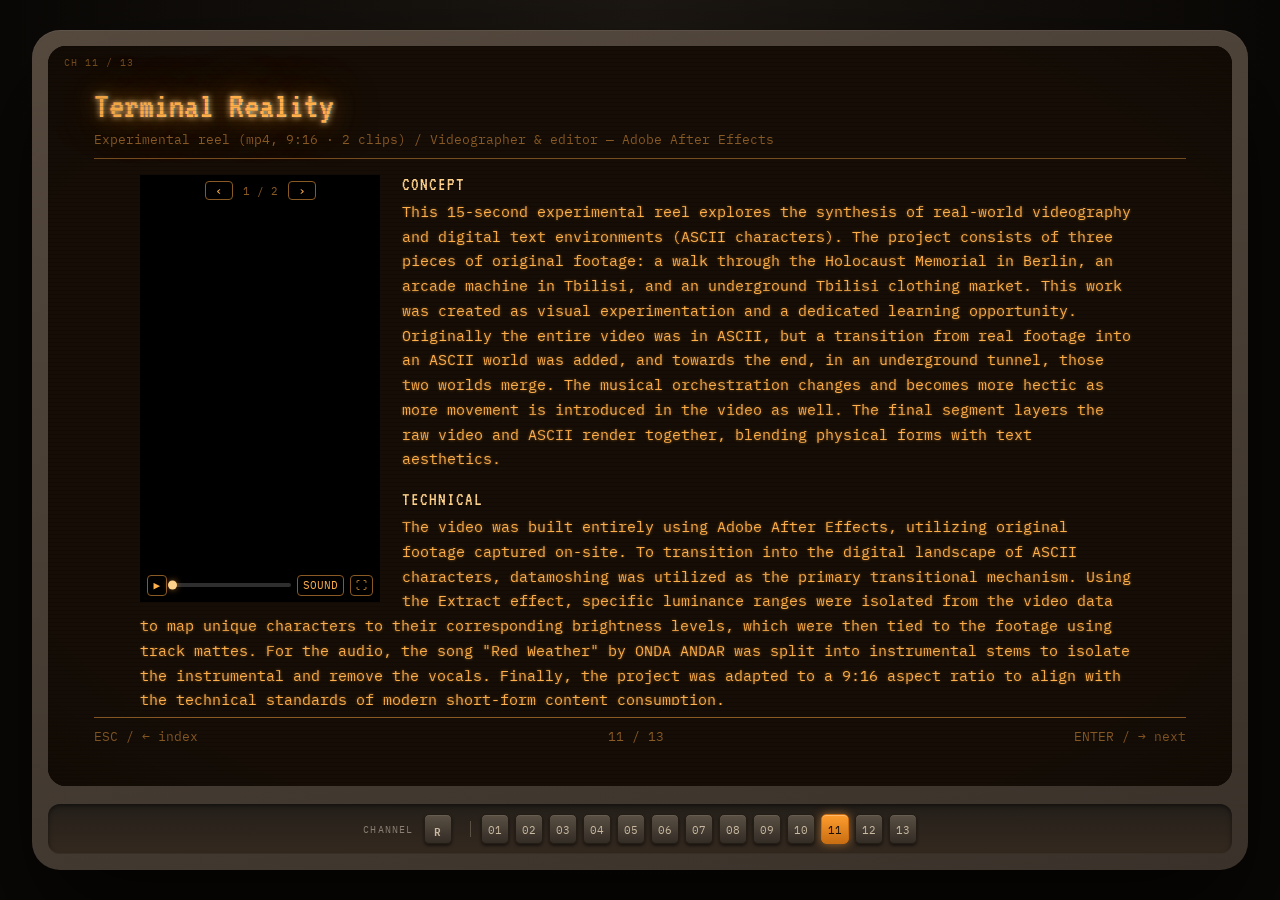
<file: works/11-terminal-reality.html>
<!DOCTYPE html>
<html lang="en">
<head>
<meta charset="UTF-8">
<meta name="viewport" content="width=device-width, initial-scale=1.0">
<title>Terminal Reality — Luka Biniashvili</title>
<meta name="description" content="Experimental reel (mp4, 9:16 · 2 clips) / Videographer &amp; editor — Adobe After Effects">

<link rel="icon" type="image/x-icon" href="../assets/icons/favicon.ico">
<link rel="icon" type="image/png" sizes="32x32" href="../assets/icons/favicon-32x32.png">
<link rel="icon" type="image/png" sizes="16x16" href="../assets/icons/favicon-16x16.png">
<link rel="apple-touch-icon" sizes="180x180" href="../assets/icons/apple-touch-icon.png">
<link rel="manifest" href="../site.webmanifest">

<!-- Open Graph / link preview cards. og:url intentionally omitted until the
     site has a permanent domain — add it once deployed. -->
<meta property="og:type" content="website">
<meta property="og:title" content="Terminal Reality — Luka Biniashvili">
<meta property="og:description" content="Experimental reel (mp4, 9:16 · 2 clips) / Videographer &amp; editor — Adobe After Effects">
<meta property="og:image" content="../assets/og-image.png">
<meta property="og:image:width" content="1200">
<meta property="og:image:height" content="630">

<meta name="twitter:card" content="summary_large_image">
<meta name="twitter:title" content="Terminal Reality — Luka Biniashvili">
<meta name="twitter:description" content="Experimental reel (mp4, 9:16 · 2 clips) / Videographer &amp; editor — Adobe After Effects">
<meta name="twitter:image" content="../assets/og-image.png">

<link rel="stylesheet" href="../css/style.css">
</head>
<body data-page="work" data-root="../" data-index="11">

<div class="monitor">
  <div class="screen-frame" id="screenFrame">

    <!-- the screen: one stage per page -->
    <div class="screen" id="screen">
      <div class="crt-content" id="content">
        <div id="stage-item" class="is-active">
          <div class="item-head">
            <div class="item-title glow-strong" id="itemTitle">Terminal Reality</div>
            <div class="item-tags" id="itemTags">Experimental reel (mp4, 9:16 · 2 clips) / Videographer &amp; editor — Adobe After Effects</div>
          </div>
          <div class="item-body" id="itemBody">
            <div class="media-box float-left portrait" id="mediaBox" data-title="Terminal Reality" data-media='[{"type":"video","src":"../media/terminal-reality/1.mp4"},{"type":"video","src":"../media/terminal-reality/2.mp4"}]'></div>
            <div class="field-label">CONCEPT</div>
            <div class="field-text">This 15-second experimental reel explores the synthesis of real-world videography and digital text environments (ASCII characters). The project consists of three pieces of original footage: a walk through the Holocaust Memorial in Berlin, an arcade machine in Tbilisi, and an underground Tbilisi clothing market. This work was created as visual experimentation and a dedicated learning opportunity. Originally the entire video was in ASCII, but a transition from real footage into an ASCII world was added, and towards the end, in an underground tunnel, those two worlds merge. The musical orchestration changes and becomes more hectic as more movement is introduced in the video as well. The final segment layers the raw video and ASCII render together, blending physical forms with text aesthetics.</div>
            <div class="field-label">TECHNICAL</div>
            <div class="field-text">The video was built entirely using Adobe After Effects, utilizing original footage captured on-site. To transition into the digital landscape of ASCII characters, datamoshing was utilized as the primary transitional mechanism. Using the Extract effect, specific luminance ranges were isolated from the video data to map unique characters to their corresponding brightness levels, which were then tied to the footage using track mattes. For the audio, the song "Red Weather" by ONDA ANDAR was split into instrumental stems to isolate the instrumental and remove the vocals. Finally, the project was adapted to a 9:16 aspect ratio to align with the technical standards of modern short-form content consumption.</div>
          </div>
          <div class="item-foot">
            <a href="../portfolio.html">ESC / ← index</a>
            <span id="itemProgress">11 / 13</span>
            <a href="12-unireviews.html">ENTER / → next</a>
          </div>
        </div>
      </div>
    </div>

    <!-- layers drawn above the text -->
    <canvas class="crt-canvas" id="crtCanvas"></canvas>
    <div class="curve-overlay"></div>
    <div class="media-portal" id="mediaPortal"></div>
    <div class="now-viewing" id="nowViewing"></div>
  </div>

  <!-- numbered channel buttons, built by js/main.js -->
  <div class="channel-bar" id="channelBar"></div>
</div>

<script src="../js/data.js"></script>
<script src="../js/crt.js"></script>
<script src="../js/player.js"></script>
<script src="../js/main.js"></script>
</body>
</html>
</file>
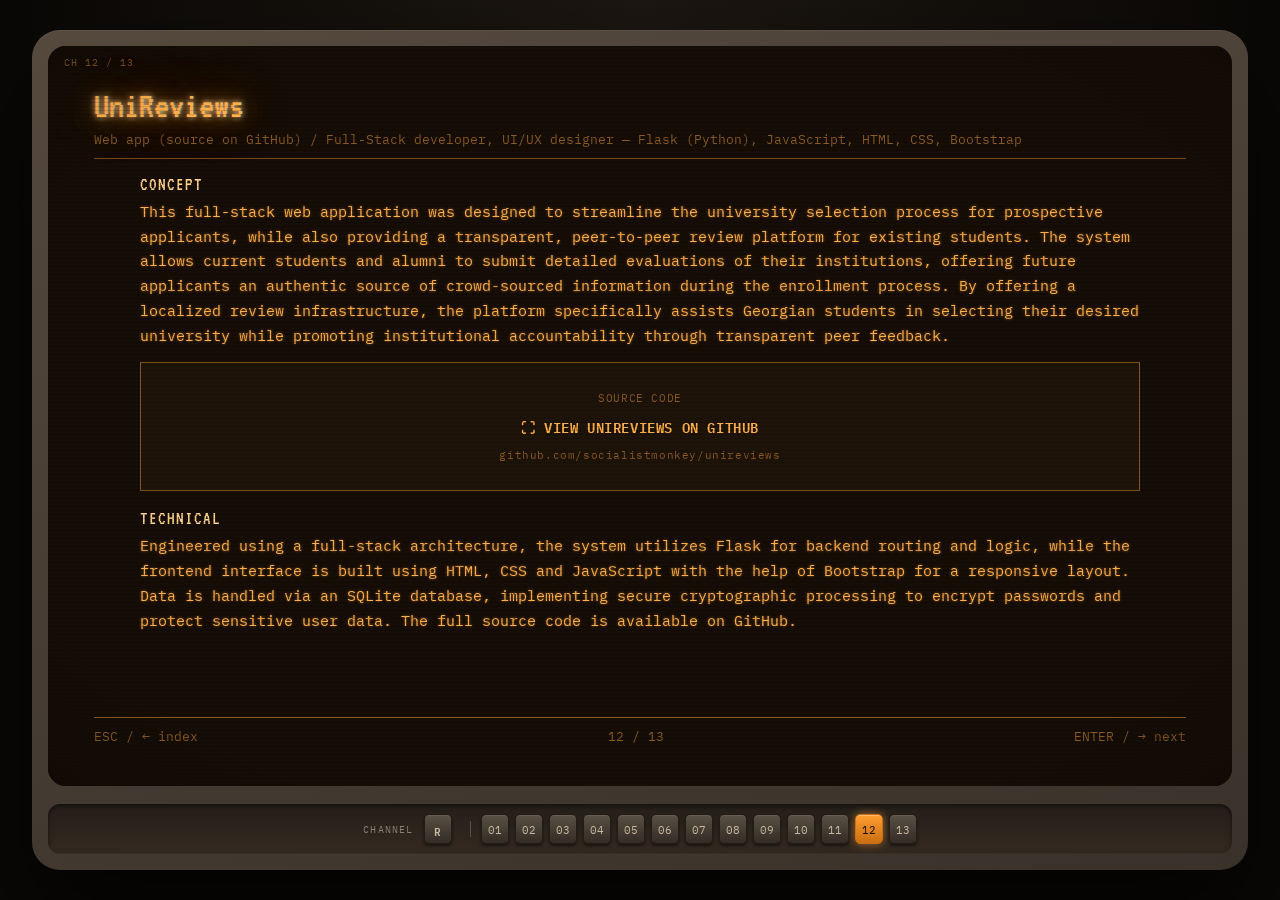
<file: works/12-unireviews.html>
<!DOCTYPE html>
<html lang="en">
<head>
<meta charset="UTF-8">
<meta name="viewport" content="width=device-width, initial-scale=1.0">
<title>UniReviews — Luka Biniashvili</title>
<meta name="description" content="Web app (source on GitHub) / Full-Stack developer, UI/UX designer — Flask (Python), JavaScript, HTML, CSS, Bootstrap">

<link rel="icon" type="image/x-icon" href="../assets/icons/favicon.ico">
<link rel="icon" type="image/png" sizes="32x32" href="../assets/icons/favicon-32x32.png">
<link rel="icon" type="image/png" sizes="16x16" href="../assets/icons/favicon-16x16.png">
<link rel="apple-touch-icon" sizes="180x180" href="../assets/icons/apple-touch-icon.png">
<link rel="manifest" href="../site.webmanifest">

<!-- Open Graph / link preview cards. og:url intentionally omitted until the
     site has a permanent domain — add it once deployed. -->
<meta property="og:type" content="website">
<meta property="og:title" content="UniReviews — Luka Biniashvili">
<meta property="og:description" content="Web app (source on GitHub) / Full-Stack developer, UI/UX designer — Flask (Python), JavaScript, HTML, CSS, Bootstrap">
<meta property="og:image" content="../assets/og-image.png">
<meta property="og:image:width" content="1200">
<meta property="og:image:height" content="630">

<meta name="twitter:card" content="summary_large_image">
<meta name="twitter:title" content="UniReviews — Luka Biniashvili">
<meta name="twitter:description" content="Web app (source on GitHub) / Full-Stack developer, UI/UX designer — Flask (Python), JavaScript, HTML, CSS, Bootstrap">
<meta name="twitter:image" content="../assets/og-image.png">

<link rel="stylesheet" href="../css/style.css">
</head>
<body data-page="work" data-root="../" data-index="12">

<div class="monitor">
  <div class="screen-frame" id="screenFrame">

    <!-- the screen: one stage per page -->
    <div class="screen" id="screen">
      <div class="crt-content" id="content">
        <div id="stage-item" class="is-active">
          <div class="item-head">
            <div class="item-title glow-strong" id="itemTitle">UniReviews</div>
            <div class="item-tags" id="itemTags">Web app (source on GitHub) / Full-Stack developer, UI/UX designer — Flask (Python), JavaScript, HTML, CSS, Bootstrap</div>
          </div>
          <div class="item-body" id="itemBody">
            <div class="field-label">CONCEPT</div>
            <div class="field-text">This full-stack web application was designed to streamline the university selection process for prospective applicants, while also providing a transparent, peer-to-peer review platform for existing students. The system allows current students and alumni to submit detailed evaluations of their institutions, offering future applicants an authentic source of crowd-sourced information during the enrollment process. By offering a localized review infrastructure, the platform specifically assists Georgian students in selecting their desired university while promoting institutional accountability through transparent peer feedback.</div>
            <a class="repo-link" href="https://github.com/socialistmonkey/unireviews" target="_blank" rel="noopener">
              <span class="rl-line">SOURCE CODE</span>
              <span class="rl-cta">⛶ VIEW UNIREVIEWS ON GITHUB</span>
              <span class="rl-line">github.com/socialistmonkey/unireviews</span>
            </a>
            <div class="field-label">TECHNICAL</div>
            <div class="field-text">Engineered using a full-stack architecture, the system utilizes Flask for backend routing and logic, while the frontend interface is built using HTML, CSS and JavaScript with the help of Bootstrap for a responsive layout. Data is handled via an SQLite database, implementing secure cryptographic processing to encrypt passwords and protect sensitive user data. The full source code is available on GitHub.</div>
          </div>
          <div class="item-foot">
            <a href="../portfolio.html">ESC / ← index</a>
            <span id="itemProgress">12 / 13</span>
            <a href="13-wach-auf.html">ENTER / → next</a>
          </div>
        </div>
      </div>
    </div>

    <!-- layers drawn above the text -->
    <canvas class="crt-canvas" id="crtCanvas"></canvas>
    <div class="curve-overlay"></div>
    <div class="media-portal" id="mediaPortal"></div>
    <div class="now-viewing" id="nowViewing"></div>
  </div>

  <!-- numbered channel buttons, built by js/main.js -->
  <div class="channel-bar" id="channelBar"></div>
</div>

<script src="../js/data.js"></script>
<script src="../js/crt.js"></script>
<script src="../js/player.js"></script>
<script src="../js/main.js"></script>
</body>
</html>
</file>
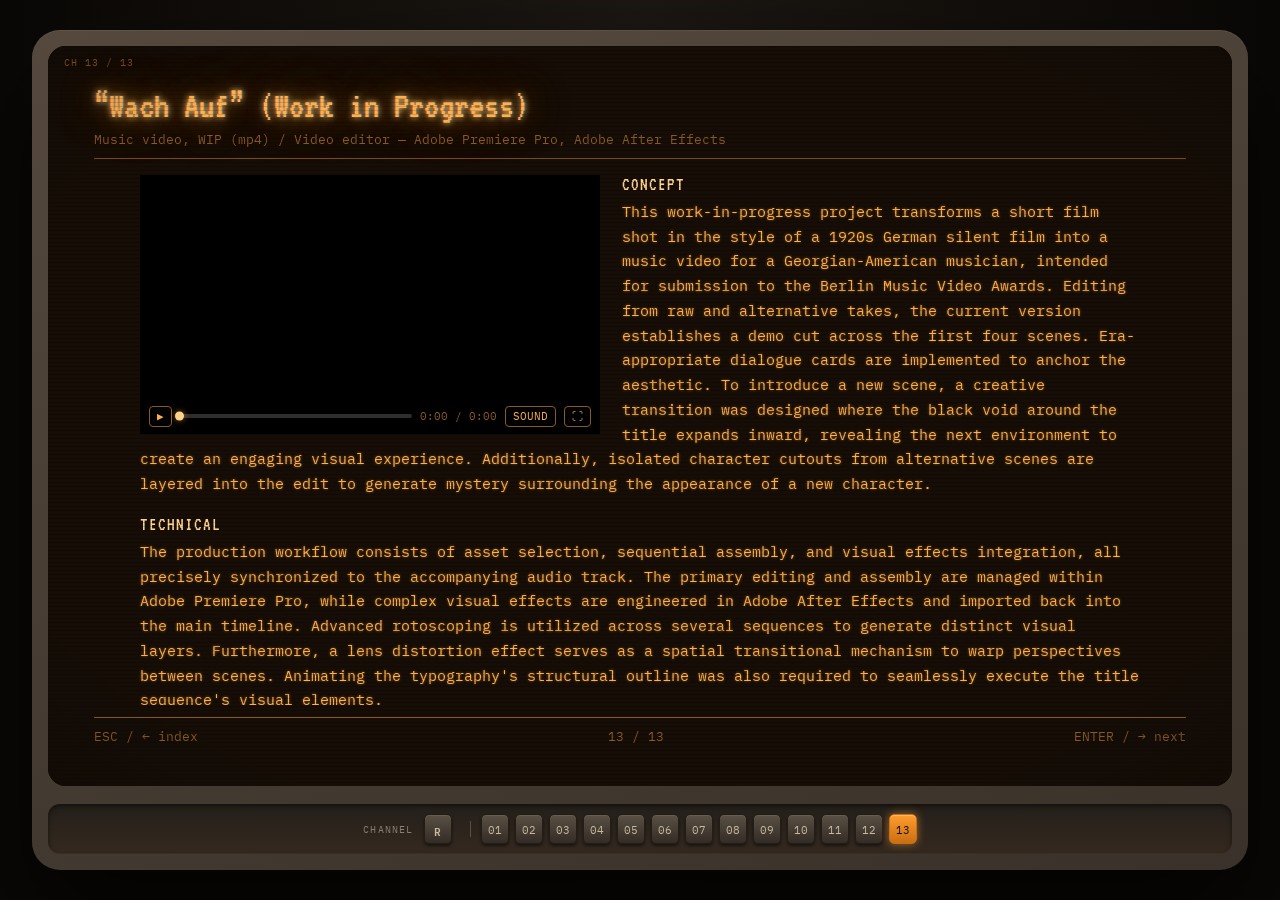
<file: works/13-wach-auf.html>
<!DOCTYPE html>
<html lang="en">
<head>
<meta charset="UTF-8">
<meta name="viewport" content="width=device-width, initial-scale=1.0">
<title>“Wach Auf” (Work in Progress) — Luka Biniashvili</title>
<meta name="description" content="Music video, WIP (mp4) / Video editor — Adobe Premiere Pro, Adobe After Effects">

<link rel="icon" type="image/x-icon" href="../assets/icons/favicon.ico">
<link rel="icon" type="image/png" sizes="32x32" href="../assets/icons/favicon-32x32.png">
<link rel="icon" type="image/png" sizes="16x16" href="../assets/icons/favicon-16x16.png">
<link rel="apple-touch-icon" sizes="180x180" href="../assets/icons/apple-touch-icon.png">
<link rel="manifest" href="../site.webmanifest">

<!-- Open Graph / link preview cards. og:url intentionally omitted until the
     site has a permanent domain — add it once deployed. -->
<meta property="og:type" content="website">
<meta property="og:title" content="“Wach Auf” (Work in Progress) — Luka Biniashvili">
<meta property="og:description" content="Music video, WIP (mp4) / Video editor — Adobe Premiere Pro, Adobe After Effects">
<meta property="og:image" content="../assets/og-image.png">
<meta property="og:image:width" content="1200">
<meta property="og:image:height" content="630">

<meta name="twitter:card" content="summary_large_image">
<meta name="twitter:title" content="“Wach Auf” (Work in Progress) — Luka Biniashvili">
<meta name="twitter:description" content="Music video, WIP (mp4) / Video editor — Adobe Premiere Pro, Adobe After Effects">
<meta name="twitter:image" content="../assets/og-image.png">

<link rel="stylesheet" href="../css/style.css">
</head>
<body data-page="work" data-root="../" data-index="13">

<div class="monitor">
  <div class="screen-frame" id="screenFrame">

    <!-- the screen: one stage per page -->
    <div class="screen" id="screen">
      <div class="crt-content" id="content">
        <div id="stage-item" class="is-active">
          <div class="item-head">
            <div class="item-title glow-strong" id="itemTitle">“Wach Auf” (Work in Progress)</div>
            <div class="item-tags" id="itemTags">Music video, WIP (mp4) / Video editor — Adobe Premiere Pro, Adobe After Effects</div>
          </div>
          <div class="item-body" id="itemBody">
            <div class="media-box float-left" id="mediaBox" data-title="“Wach Auf” (Work in Progress)" data-media='[{"type":"video","src":"../media/wach-auf/wach-auf.mp4"}]'></div>
            <div class="field-label">CONCEPT</div>
            <div class="field-text">This work-in-progress project transforms a short film shot in the style of a 1920s German silent film into a music video for a Georgian-American musician, intended for submission to the Berlin Music Video Awards. Editing from raw and alternative takes, the current version establishes a demo cut across the first four scenes. Era-appropriate dialogue cards are implemented to anchor the aesthetic. To introduce a new scene, a creative transition was designed where the black void around the title expands inward, revealing the next environment to create an engaging visual experience. Additionally, isolated character cutouts from alternative scenes are layered into the edit to generate mystery surrounding the appearance of a new character.</div>
            <div class="field-label">TECHNICAL</div>
            <div class="field-text">The production workflow consists of asset selection, sequential assembly, and visual effects integration, all precisely synchronized to the accompanying audio track. The primary editing and assembly are managed within Adobe Premiere Pro, while complex visual effects are engineered in Adobe After Effects and imported back into the main timeline. Advanced rotoscoping is utilized across several sequences to generate distinct visual layers. Furthermore, a lens distortion effect serves as a spatial transitional mechanism to warp perspectives between scenes. Animating the typography's structural outline was also required to seamlessly execute the title sequence's visual elements.</div>
          </div>
          <div class="item-foot">
            <a href="../portfolio.html">ESC / ← index</a>
            <span id="itemProgress">13 / 13</span>
            <a href="../portfolio.html">ENTER / → next</a>
          </div>
        </div>
      </div>
    </div>

    <!-- layers drawn above the text -->
    <canvas class="crt-canvas" id="crtCanvas"></canvas>
    <div class="curve-overlay"></div>
    <div class="media-portal" id="mediaPortal"></div>
    <div class="now-viewing" id="nowViewing"></div>
  </div>

  <!-- numbered channel buttons, built by js/main.js -->
  <div class="channel-bar" id="channelBar"></div>
</div>

<script src="../js/data.js"></script>
<script src="../js/crt.js"></script>
<script src="../js/player.js"></script>
<script src="../js/main.js"></script>
</body>
</html>
</file>
<file: css/style.css>
/* ===========================================================
   style.css — retro CRT terminal portfolio

   Contents
     1. Fonts and design tokens
     2. Page base
     3. Monitor case and screen
     4. Screen layers (content, scanlines, vignette, HUD labels)
     5. Text effects
     6. Cover page        (index.html)
     7. Index page        (portfolio.html)
     8. Work pages        (works/*.html)
     9. Media player      (video / image frame drawn above the CRT layers)
    10. Channel bar
    11. Responsive rules

   Stacking order inside .screen-frame, bottom to top:
     .screen 0 · .crt-content 10 · .skip-hint 11 · .crt-canvas 25
     .curve-overlay 30 · .media-portal 32 · .now-viewing 40
   =========================================================== */


/* ===========================================================
   1. FONTS AND DESIGN TOKENS
   =========================================================== */
@import url('https://fonts.googleapis.com/css2?family=VT323&family=IBM+Plex+Mono:wght@400;500;600&display=swap');

:root {
  /* page and monitor case */
  --void: #0a0806;
  --case-lo: #241f1a;

  /* screen */
  --screen: #150d06;
  --phosphor: #ffb04a;
  --phosphor-hi: #ffd28c;
  --phosphor-dim: #8a5a24;
  --phosphor-glow: rgba(255, 160, 60, 0.55);
}


/* ===========================================================
   2. PAGE BASE
   =========================================================== */
* {
  box-sizing: border-box;
  -webkit-tap-highlight-color: transparent;
}

html,
body {
  height: 100%;
}

body {
  margin: 0;
  min-height: 100vh;
  padding: 2vh 2vw;
  display: flex;
  align-items: center;
  justify-content: center;
  overflow: hidden;
  background: radial-gradient(ellipse at 50% 0%, #1c1712 0%, var(--void) 70%);
  font-family: 'IBM Plex Mono', monospace;
}


/* ===========================================================
   3. MONITOR CASE AND SCREEN
   =========================================================== */
.monitor {
  position: relative;
  width: min(1300px, 95vw);
  display: flex;
  flex-direction: column;
  gap: clamp(10px, 1.6vw, 18px);
  padding: clamp(10px, 1.4vw, 16px);
  border-radius: clamp(18px, 2.2vw, 28px);
  background: linear-gradient(165deg, #55493e 0%, #3a322a 100%);
  box-shadow:
    0 50px 100px rgba(0, 0, 0, 0.65),
    0 1px 0 rgba(255, 255, 255, 0.06) inset;
}

.screen-frame {
  position: relative;
  width: 100%;
  aspect-ratio: 16 / 10;
  border-radius: clamp(10px, 1.6vw, 18px);
  overflow: hidden;
  cursor: pointer;
  background: #000;
  animation: flicker 6.5s infinite;
}

/* one-time power-on flourish (class added by js/crt.js) */
.screen-frame.power-on {
  animation: powerOn 750ms ease-out;
}

.screen {
  position: absolute;
  inset: 0;
  background: var(--screen);
}

@keyframes flicker {
  0%, 96%, 100% { filter: brightness(1); }
  97%           { filter: brightness(1.04); }
  98%           { filter: brightness(0.97); }
}

@keyframes powerOn {
  0%   { opacity: 0; filter: brightness(2.4); }
  10%  { opacity: 1; filter: brightness(2.4); }
  22%  { filter: brightness(0.55); }
  38%  { filter: brightness(1.35); }
  60%  { filter: brightness(0.88); }
  100% { opacity: 1; filter: brightness(1); }
}


/* ===========================================================
   4. SCREEN LAYERS
   =========================================================== */

/* the text layer: every page's stage lives in here */
.crt-content {
  position: absolute;
  inset: 0;
  z-index: 10;
  padding: clamp(20px, 3.2vw, 52px) clamp(24px, 3.6vw, 64px);
  overflow-y: auto;
  color: var(--phosphor);
  font-family: 'IBM Plex Mono', monospace;
}

.crt-content::-webkit-scrollbar {
  width: 0;
}

/* scanlines + slow sweep, drawn by js/crt.js */
.crt-canvas {
  position: absolute;
  inset: 0;
  width: 100%;
  height: 100%;
  z-index: 25;
  pointer-events: none;
}

/* darkened corners, like a curved glass tube */
.curve-overlay {
  position: absolute;
  inset: 0;
  z-index: 30;
  pointer-events: none;
  background: radial-gradient(
    ellipse 145% 145% at 50% 50%,
    transparent 38%,
    rgba(0, 0, 0, 0.55) 78%,
    rgba(0, 0, 0, 0.92) 100%
  );
}

/* small status labels on the glass */
.now-viewing {
  position: absolute;
  top: 10px;
  left: 16px;
  z-index: 40;
  opacity: 0.8;
  pointer-events: none;
  font-size: 10px;
  letter-spacing: 0.1em;
  color: var(--phosphor-dim);
}

.skip-hint {
  position: absolute;
  right: 16px;
  bottom: 10px;
  z-index: 11;
  opacity: 0.6;
  font-size: 10px;
  color: var(--phosphor-dim);
}


/* ===========================================================
   5. TEXT EFFECTS
   =========================================================== */
.glow {
  text-shadow:
    0 0 4px var(--phosphor-glow),
    0 0 14px var(--phosphor-glow),
    0 0 1px rgba(255, 255, 255, 0.5);
}

.glow-strong {
  text-shadow:
    -1px 0 rgba(255, 70, 70, 0.35),
    1px 0 rgba(70, 210, 255, 0.3),
    0 0 6px var(--phosphor-hi),
    0 0 22px var(--phosphor-glow),
    0 0 48px var(--phosphor-glow);
  transition: text-shadow 0.35s ease;
}

.dim {
  color: var(--phosphor-dim);
}

.cursor-block {
  display: inline-block;
  width: 0.55em;
  height: 1em;
  margin-left: 2px;
  vertical-align: text-bottom;
  background: var(--phosphor-hi);
  box-shadow: 0 0 8px var(--phosphor-glow);
  animation: blink 1s steps(1) infinite;
}

@keyframes blink {
  50% { opacity: 0; }
}


/* ===========================================================
   STAGES — each page has exactly one stage. The page's HTML
   marks it .is-active; the others do not exist on that page.
   =========================================================== */
#stage-intro,
#stage-menu,
#stage-item {
  display: none;
  height: 100%;
  flex-direction: column;
}

#stage-intro.is-active,
#stage-menu.is-active,
#stage-item.is-active {
  display: flex;
}


/* ===========================================================
   6. COVER PAGE
   =========================================================== */
#stage-boot {
  font-family: 'IBM Plex Mono', monospace;
  font-size: clamp(12px, 1.3vw, 15px);
  line-height: 1.7;
}

#stage-boot .line {
  opacity: 0;   /* faded in one by one by js/main.js */
}

#stage-intro {
  align-items: flex-start;
  justify-content: center;
}

#stage-intro .title {
  margin: 0 0 6px 0;
  font-family: 'VT323', monospace;
  font-size: clamp(46px, 7vw, 96px);
  line-height: 0.95;
  letter-spacing: 0.02em;
}

#stage-intro .subtitle {
  margin-bottom: clamp(24px, 4vh, 48px);
  font-family: 'VT323', monospace;
  font-size: clamp(20px, 2.4vw, 32px);
  color: var(--phosphor-dim);
}

#stage-intro .meta-line {
  margin: 2px 0;
  font-size: clamp(13px, 1.4vw, 16px);
}

#stage-intro .meta-label {
  color: var(--phosphor-dim);
}

#stage-intro .prompt-line {
  margin-top: clamp(30px, 5vh, 56px);
  font-size: clamp(14px, 1.6vw, 18px);
}


/* ===========================================================
   7. INDEX PAGE
   =========================================================== */
.menu-head {
  margin-bottom: 14px;
  padding-bottom: 10px;
  border-bottom: 1px solid var(--phosphor-dim);
  font-family: 'VT323', monospace;
  font-size: clamp(22px, 2.6vw, 30px);
}

.menu-list {
  flex: 1;
  overflow-y: auto;
}

.menu-item {
  display: flex;
  gap: 18px;
  padding: 9px 10px;
  overflow: hidden;
  border-left: 3px solid transparent;
  font-size: clamp(13px, 1.5vw, 16px);
  white-space: nowrap;
  text-overflow: ellipsis;
  text-decoration: none;
  color: inherit;
  cursor: pointer;
}

.menu-item .idx {
  flex-shrink: 0;
  width: 2.4em;
  color: var(--phosphor-dim);
}

.menu-item .fname {
  flex: 1;
  overflow: hidden;
  text-overflow: ellipsis;
}

.menu-item.active {
  border-left-color: var(--phosphor-hi);
  background: rgba(255, 170, 80, 0.08);
  color: var(--phosphor-hi);
  text-shadow: 0 0 6px var(--phosphor-glow);
}

.menu-foot {
  margin-top: 10px;
  padding-top: 10px;
  border-top: 1px solid var(--phosphor-dim);
  font-size: clamp(11px, 1.2vw, 13px);
  color: var(--phosphor-dim);
}


/* ===========================================================
   8. WORK PAGES
   =========================================================== */
.item-head {
  display: flex;
  flex-direction: column;
  align-items: flex-start;
  gap: 6px;
  margin-bottom: 16px;
  padding-bottom: 10px;
  border-bottom: 1px solid var(--phosphor-dim);
}

.item-title {
  font-family: 'VT323', monospace;
  font-size: clamp(26px, 3.2vw, 38px);
}

.item-tags {
  font-size: clamp(11px, 1.2vw, 13px);
  color: var(--phosphor-dim);
}

.item-body {
  flex: 1;
  overflow-y: auto;
  padding: 0 clamp(18px, 3.6vw, 56px);
}

.field-label {
  margin: 18px 0 6px 0;
  font-family: 'VT323', monospace;
  font-size: clamp(15px, 1.7vw, 19px);
  letter-spacing: 0.05em;
  color: var(--phosphor-hi);
}

.field-label:first-child,
.media-box.float-left + .field-label {
  margin-top: 0;
}

.field-text {
  max-width: 100%;
  font-size: clamp(13px, 1.4vw, 15px);
  line-height: 1.65;
  white-space: pre-wrap;
  text-shadow: 0 0 3px var(--phosphor-glow);
}

.item-foot {
  display: flex;
  justify-content: space-between;
  margin-top: 12px;
  padding-top: 10px;
  border-top: 1px solid var(--phosphor-dim);
  font-size: clamp(11px, 1.2vw, 13px);
  color: var(--phosphor-dim);
}

.item-foot a {
  color: inherit;
  text-decoration: none;
}

.item-foot a:hover {
  color: var(--phosphor-hi);
}

/* The frame that reserves space for a work's media. The real video/image
   is drawn on top of it by the media player (section 9). */
.media-box {
  position: relative;
  min-height: 260px;
  margin: 14px 0;
  border: 1px solid var(--phosphor-dim);
}

/* wide screens: media sits left of the text */
.media-box.float-left {
  float: left;
  width: min(46%, 480px);
  min-height: 0;
  aspect-ratio: 16 / 9;
  margin: 0 22px 12px 0;
}

.media-box.float-left.portrait {
  width: min(26%, 240px);
  aspect-ratio: 9 / 16;
}

/* link box shown instead of media (UniReviews → GitHub) */
.repo-link {
  display: flex;
  flex-direction: column;
  align-items: center;
  justify-content: center;
  gap: 10px;
  margin: 14px 0;
  padding: 28px 20px;
  border: 1px solid var(--phosphor-dim);
  background: rgba(255, 170, 80, 0.04);
  font-family: 'IBM Plex Mono', monospace;
  font-size: 12px;
  letter-spacing: 0.05em;
  text-align: center;
  text-decoration: none;
  color: var(--phosphor);
}

.repo-link:hover {
  border-color: var(--phosphor-hi);
  color: var(--phosphor-hi);
  text-shadow: 0 0 6px var(--phosphor-glow);
}

.repo-link .rl-line {
  font-size: 11px;
  color: var(--phosphor-dim);
}

.repo-link .rl-cta {
  font-size: 14px;
  font-weight: 600;
}


/* ===========================================================
   9. MEDIA PLAYER
   The actual image/video lives in .media-portal, above the scanline
   and vignette layers, so the piece itself is never dimmed or tinted.
   js/player.js moves it to sit exactly over the page's .media-box.
   =========================================================== */
.media-portal {
  position: absolute;
  z-index: 32;
  display: none;
  overflow: hidden;
  pointer-events: none;
}

.media-portal.active {
  display: block;
  pointer-events: auto;
}

.player {
  position: absolute;
  background: #000;
  container-type: inline-size;   /* lets the controls adapt to the player's width (see below) */
}

.player video {
  display: block;
  width: 100%;
  height: 100%;
  object-fit: contain;
  cursor: pointer;
}

.player img {
  display: block;
  width: 100%;
  height: 100%;
  object-fit: contain;
}

.player img:fullscreen,
.player img:-webkit-full-screen {
  width: 100vw;
  height: 100vh;
  object-fit: contain;
  background: #000;
}

/* buttons shared by the video controls, image controls and slide arrows */
.pc-btn,
.cn-btn {
  border: 1px solid var(--phosphor-dim);
  border-radius: 4px;
  background: rgba(0, 0, 0, 0.35);
  font-family: inherit;
  line-height: 1;
  color: var(--phosphor);
  cursor: pointer;
}

.pc-btn:hover,
.cn-btn:hover {
  border-color: var(--phosphor-hi);
  color: var(--phosphor-hi);
  text-shadow: 0 0 6px var(--phosphor-glow);
}

/* --- video controls (bottom bar) --- */
.player-controls {
  position: absolute;
  left: 0;
  right: 0;
  bottom: 0;
  display: flex;
  align-items: center;
  gap: 8px;
  padding: 7px 9px;
  background: linear-gradient(0deg, rgba(0, 0, 0, 0.85) 0%, rgba(0, 0, 0, 0.6) 65%, rgba(0, 0, 0, 0) 100%);
  font-family: 'IBM Plex Mono', monospace;
}

.pc-btn {
  flex-shrink: 0;
  padding: 4px 7px;
  font-size: 11px;
}

.pc-play {
  min-width: 1.8em;
  text-align: center;
}

.pc-time {
  flex-shrink: 0;
  font-size: 11px;
  white-space: nowrap;
  color: var(--phosphor-dim);
}

/* seek bar */
.pc-scrub {
  flex: 1;
  min-width: 0;
  display: flex;
  align-items: center;
  height: 14px;
  cursor: pointer;
  touch-action: none;
}

.pc-scrub-track {
  position: relative;
  width: 100%;
  height: 4px;
  border-radius: 3px;
  background: rgba(255, 255, 255, 0.18);
}

.pc-scrub-fill {
  position: absolute;
  left: 0;
  top: 0;
  bottom: 0;
  width: 0%;
  border-radius: 3px;
  background: var(--phosphor);
  box-shadow: 0 0 6px var(--phosphor-glow);
}

.pc-scrub-fill::after {   /* the draggable knob */
  content: '';
  position: absolute;
  right: -4px;
  top: 50%;
  width: 9px;
  height: 9px;
  border-radius: 50%;
  background: var(--phosphor-hi);
  box-shadow: 0 0 6px var(--phosphor-glow);
  transform: translateY(-50%);
}

/* Narrow players (portrait videos on a phone): drop the time read-out and
   tighten the buttons so play / seek / sound / fullscreen all fit. */
@container (max-width: 300px) {
  .player-controls {
    gap: 6px;
    padding: 6px 7px;
  }

  .pc-time {
    display: none;
  }

  .pc-btn {
    padding: 4px 5px;
  }
}

/* --- image controls (fullscreen button) --- */
.img-controls {
  position: absolute;
  right: 6px;
  bottom: 6px;
  z-index: 2;
}

/* --- slide arrows when a work has several clips or images --- */
.carousel-nav {
  position: absolute;
  left: 0;
  right: 0;
  top: 0;
  z-index: 2;
  display: flex;
  align-items: center;
  justify-content: center;
  gap: 10px;
  padding: 6px 9px;
  background: linear-gradient(180deg, rgba(0, 0, 0, 0.85) 0%, rgba(0, 0, 0, 0.55) 65%, rgba(0, 0, 0, 0) 100%);
  font-family: 'IBM Plex Mono', monospace;
}

.cn-btn {
  padding: 2px 9px;
  font-size: 13px;
}

.cn-count {
  font-size: 11px;
  white-space: nowrap;
  color: var(--phosphor-dim);
}


/* ===========================================================
   10. CHANNEL BAR (bottom of the monitor case)
   =========================================================== */
.channel-bar {
  display: flex;
  flex-wrap: wrap;
  align-items: center;
  justify-content: center;
  gap: 6px;
  padding: 10px 12px;
  border-radius: 12px;
  background: linear-gradient(180deg, var(--case-lo), #34291f);
  box-shadow:
    inset 0 2px 5px rgba(0, 0, 0, 0.5),
    inset 0 -1px 0 rgba(255, 255, 255, 0.05);
}

.channel-bar .ch-label {
  margin-right: 4px;
  font-size: 10px;
  letter-spacing: 0.12em;
  color: #8a7f72;
}

.channel-divider {
  width: 1px;
  height: 16px;
  margin: 0 4px;
  background: #5a5044;
}

.channel-btn {
  display: flex;
  flex-direction: column;
  align-items: center;
  justify-content: center;
  min-width: 28px;
  height: 30px;
  padding: 3px 6px 0;
  border: 1px solid #241d16;
  border-radius: 5px;
  background: linear-gradient(180deg, #5a5044, #332c25);
  box-shadow:
    0 1px 0 rgba(255, 255, 255, 0.08) inset,
    0 2px 3px rgba(0, 0, 0, 0.5);
  font-family: 'IBM Plex Mono', monospace;
  font-size: 11px;
  line-height: 1;
  text-decoration: none;
  color: #c9b9a0;
  cursor: pointer;
  user-select: none;
  transition: background 0.12s;
}

.channel-btn:hover {
  background: linear-gradient(180deg, #6a5f50, #3d352c);
}

.channel-btn .ch-num {
  font-size: 11px;
}

/* the "R" button that returns to the cover */
.channel-btn.cover {
  margin-right: 8px;
  font-weight: 600;
}

/* the channel of the page you are on */
.channel-btn.active {
  border-color: #c96e12;
  background: linear-gradient(180deg, #ff9d2e, #c96e12);
  box-shadow:
    0 0 8px var(--phosphor-glow),
    0 1px 0 rgba(255, 255, 255, 0.3) inset;
  color: #1a0f06;
}

/* channels already opened this session get a small dot */
.channel-btn.visited:not(.active) .ch-num {
  color: var(--phosphor-hi);
}

.channel-btn.visited:not(.active)::after {
  content: '';
  width: 3px;
  height: 3px;
  margin-top: 1px;
  border-radius: 50%;
  background: var(--phosphor-dim);
}


/* ===========================================================
   11. RESPONSIVE
   =========================================================== */

/* Below this width the text column next to a floated media box gets too
   narrow to read, so the media stacks above the text instead. */
@media (max-width: 900px) {
  .media-box.float-left {
    float: none;
    width: 100%;
    aspect-ratio: 16 / 9;
    margin: 14px 0;
  }

  .media-box.float-left.portrait {
    width: min(60%, 320px);
    aspect-ratio: 9 / 16;
    margin: 14px auto;
  }
}

/* phones: the screen fills the width instead of keeping 16:10 */
@media (max-width: 700px) {
  body {
    padding: 1vh 2vw;
  }

  .screen-frame {
    aspect-ratio: auto;
    width: 100%;
    height: 78vh;
    border-radius: 14px;
  }

  .crt-content {
    padding: 16px 18px;
  }
}
</file>
